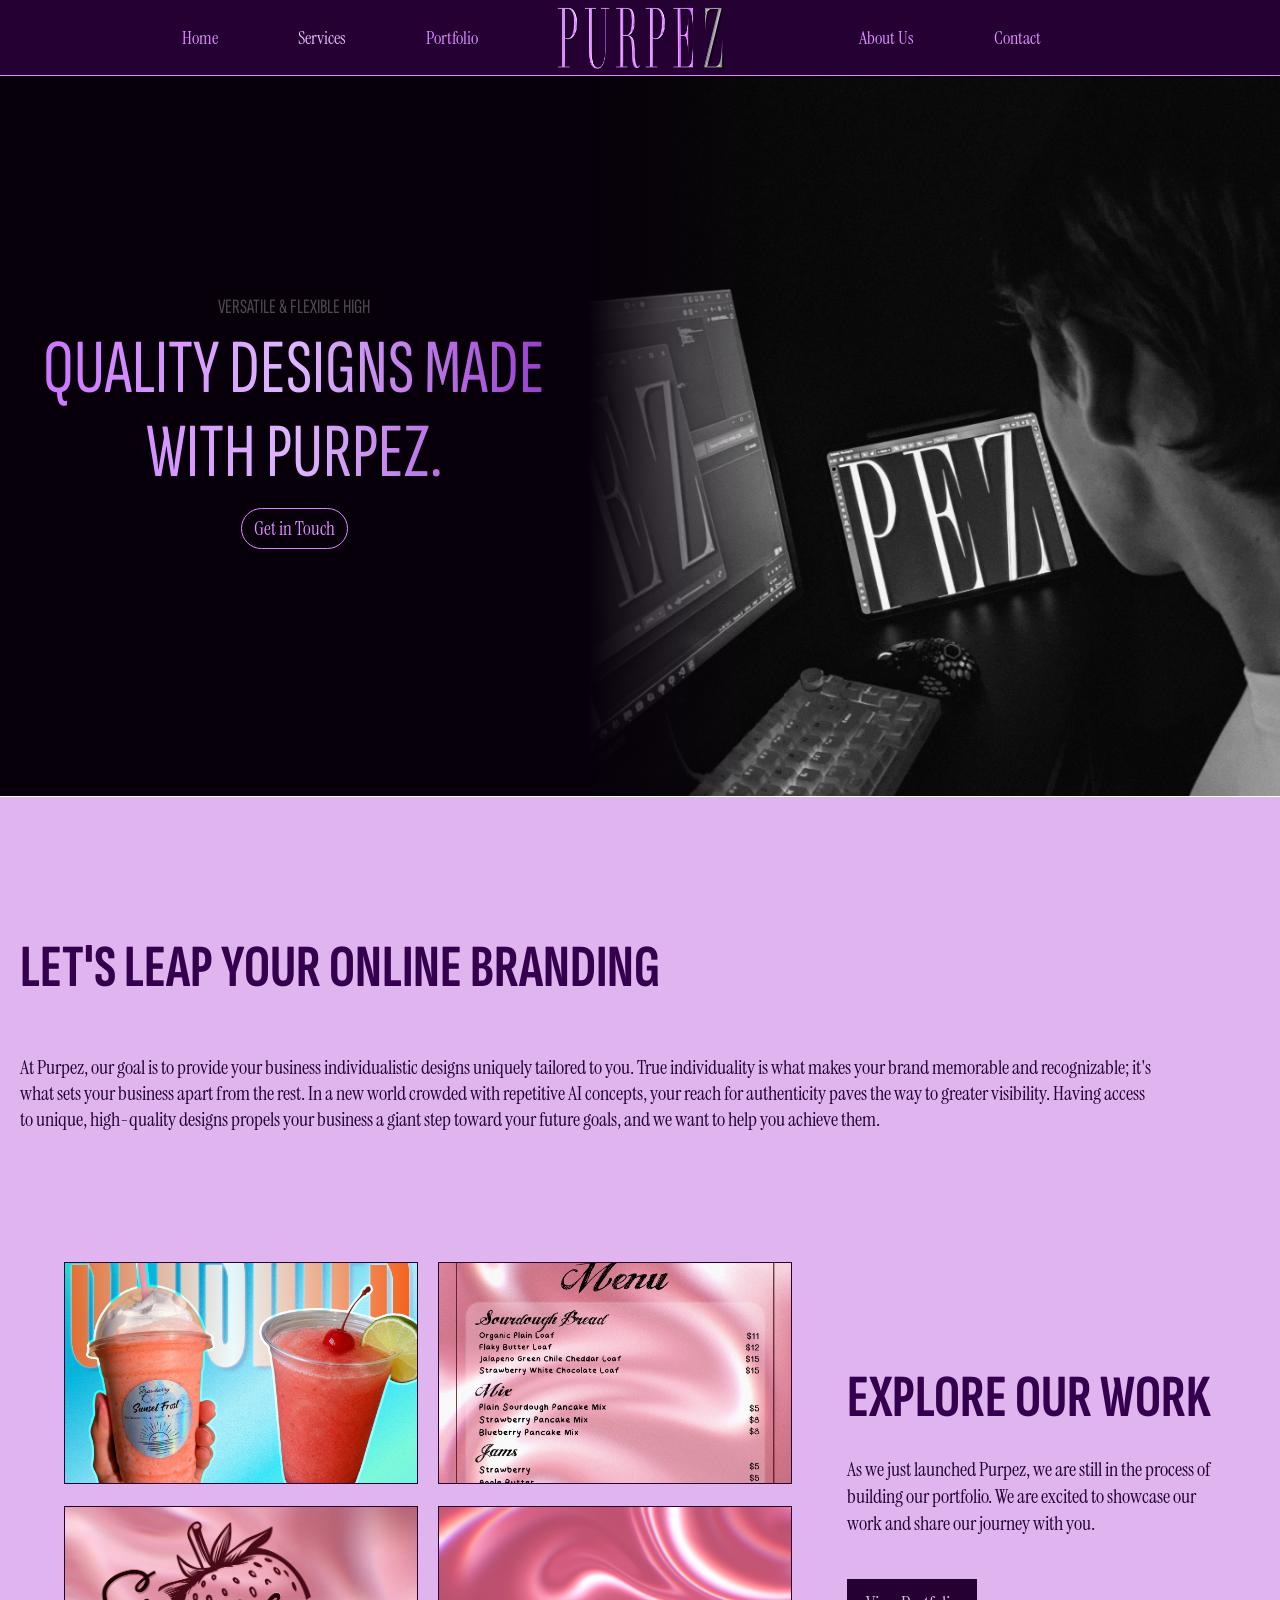
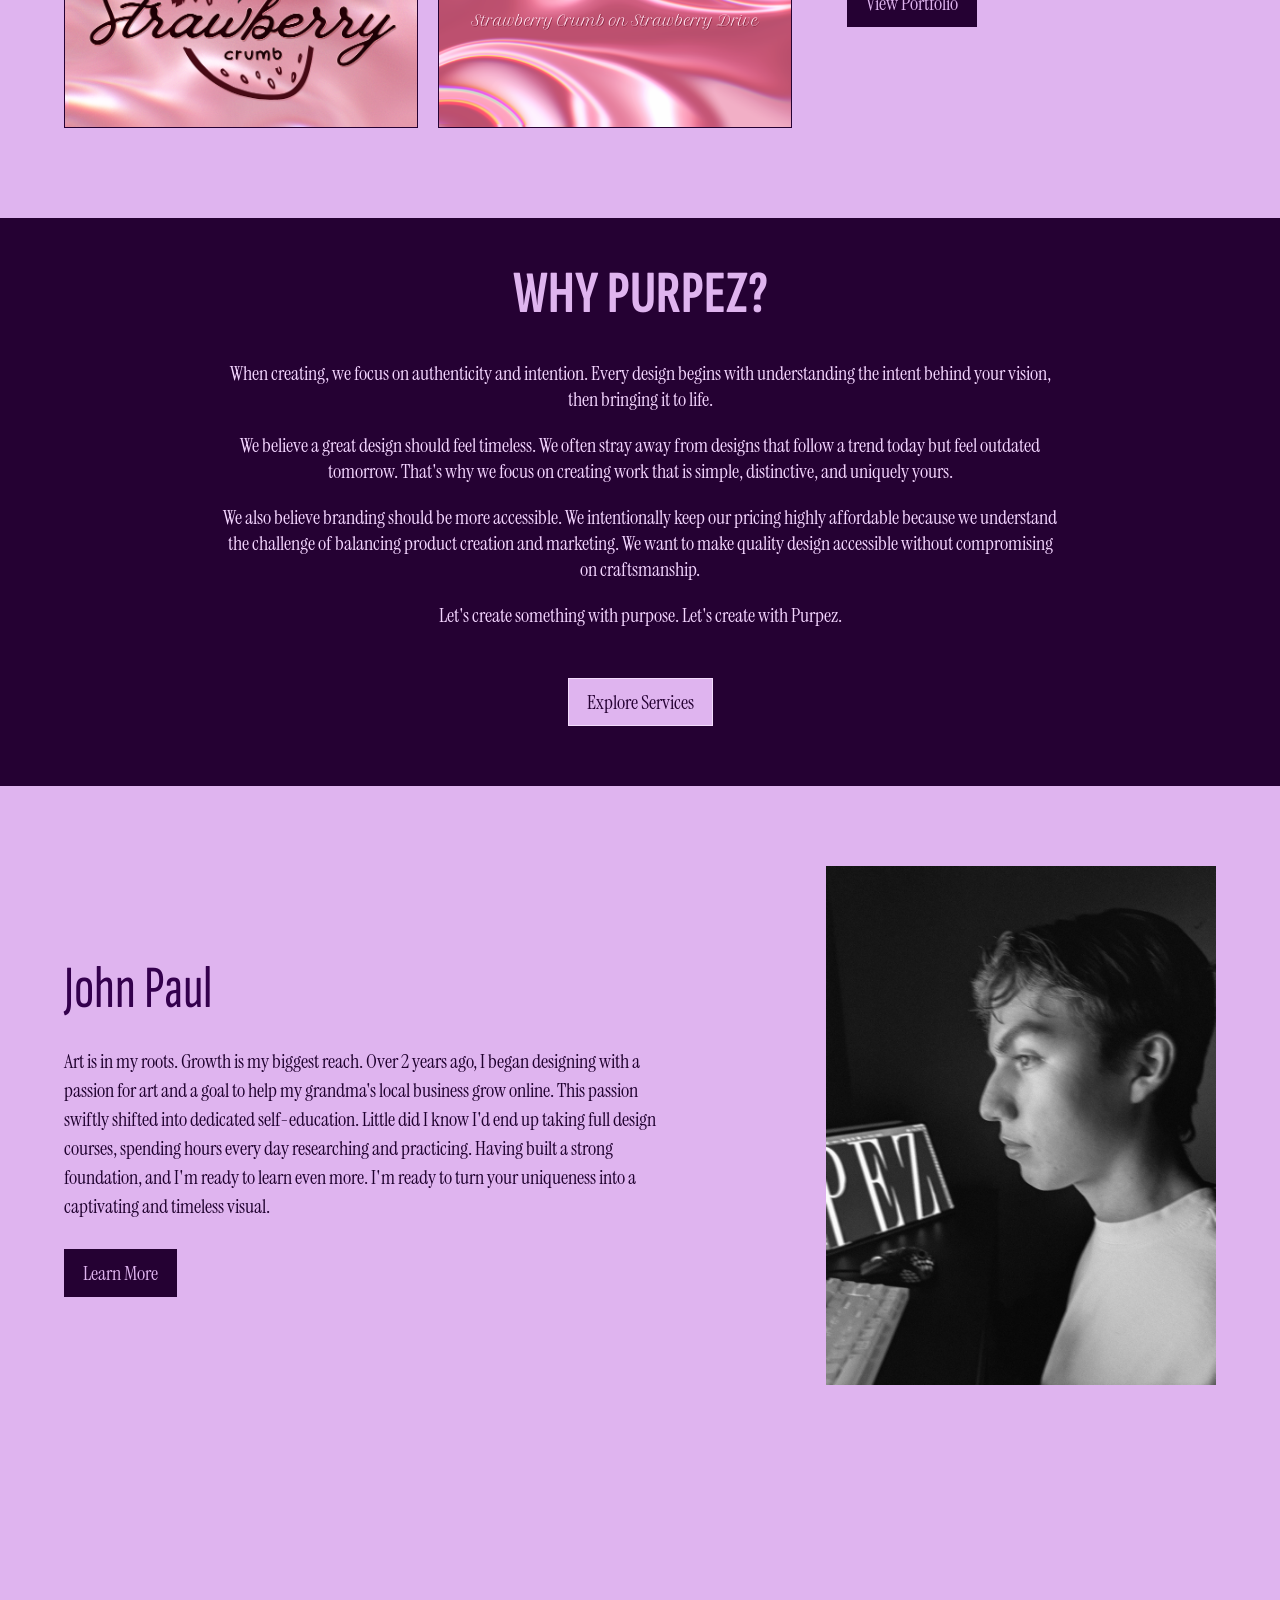
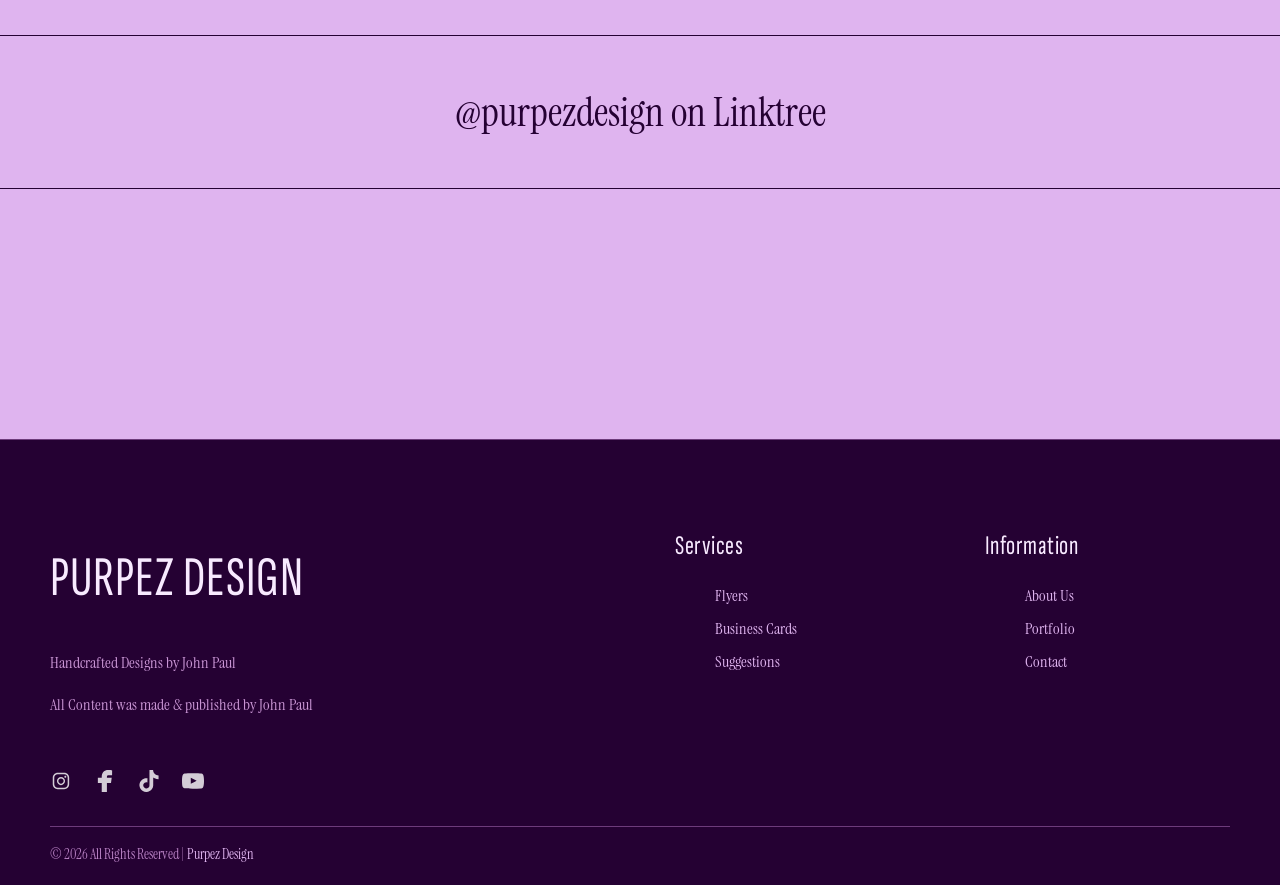
<file: index.html>
<!DOCTYPE html>
<html lang="en">
<head>
  <title>Purpez Design | Designs Made with Purpez</title>
  <meta name="viewport" content="width=device-width, initial-scale=1.0">
  <link rel="stylesheet" href="purpez-styles/header.css">
  <link rel="stylesheet" href="purpez-styles/purpez.css">
  <link rel="stylesheet" href="purpez-styles/footer.css">
  <link rel="stylesheet" href="purpez-styles/home.css">
  <link rel="preconnect" href="https://fonts.googleapis.com">
  <link rel="preconnect" href="https://fonts.gstatic.com" crossorigin>
  <link href="https://fonts.googleapis.com/css2?family=Instrument+Serif:ital@0;1&display=swap" rel="stylesheet">
  <link href="https://fonts.googleapis.com/css2?family=Sofia+Sans+Extra+Condensed:ital,wght@0,1..1000;1,1..1000&display=swap" rel="stylesheet">
</head>
<body>

  <header class="header">
    <input type="checkbox" id="menu-toggle">
    <label for="menu-toggle" class="hamburger">
      <span></span>
      <span></span>
      <span></span>
    </label>
    
    <!-- links/sections container -->
    <nav class="nav-container">
      <nav class="left-section">
        <a href="index.html" class="home-button">Home</a>
        <a href="services.html" class="shop-button">Services</a>
        <a href="portfolio.html" class="portfolio-button">Portfolio</a>
      </nav>
      <nav class="right-section">
        <a href="about.html" class="my-purpez-button">About Us</a>
        <a href="contact.html" class="how-to-pay-button">Contact</a>
      </nav>
      <div class="nav-socials">
        <a href="https://www.instagram.com/purpezdesign"><img src="icons/instagram-logo-facebook-2-svgrepo-com.svg" alt="instagram-icon"></a>
        <a href="https://www.facebook.com/profile.php?id=61588766654331"><img src="icons/facebook-boxed-svgrepo-com.svg" alt="facebook-icon"></a>
        <a href="https://www.tiktok.com/@purpezdesign"><img src="icons/tiktok-svgrepo-com.svg" alt="tiktok-icon"></a>
      </div>
    </nav>

    <!-- logo outside the container for visibility -->
    <div class="middle-section">
      <a href="index.html"><img class="purpez-logo" src="icons/PURPEZHOME.png"></a>
    </div>
  </header>

  <div class="home">
    <div class="first-section-container">
      <div class="black-overlay-phone"></div>
      <div class="first-section-content">
        <nav class="navbar"></nav>
        <p class="vf-sub-head">VERSATILE & FLEXIBLE HIGH</p>
        <h1 class="purpez-heading">QUALITY DESIGNS MADE WITH PURPEZ.</h1>
        <a href="services.html">
          <button class="shop-now-button">Get in Touch</button>
        </a>
      </div>
    </div>
    <div class="second-section-container">
      <div class="second-section-content">
        <h2 class="quick-info-header">LET'S LEAP YOUR ONLINE BRANDING</h2>
        <p class="quick-info-text">At Purpez, our goal is to provide your business individualistic designs uniquely tailored to you.
          True individuality is what makes your brand memorable and recognizable; 
          it's what sets your business apart from the rest. In a new world 
          crowded with repetitive AI concepts, your reach for authenticity paves the way to greater visibility.
          Having access to unique, high-quality designs propels your business a giant step toward your future goals,
          and we want to help you achieve them.
      </div>
    </div>
    <div class="third-section-container">
      <div class="third-section-content">
        <div class="portfolio-gallery-home">
          <img class="home-p-1" src="portfolio-images/SlushiesWeb.png">
          <img class="home-p-2" src="portfolio-images/StrawberryCrumbMenu.png">
          <img class="home-p-3" src="portfolio-images/StrawberryCrumbLogo.png">
          <img class="home-p-4" src="portfolio-images/Strawberry_Crumb_Banner.png">
        </div>
        <div class="portfolio-copy-home">
          <h3 class="portfolio-header-home">EXPLORE OUR WORK</h3>
          <p class="portfolio-text-home">
            As we just launched Purpez, we are still in the process of building our portfolio.
            We are excited to showcase our work and share our journey with you.
          </p>
        <a href="portfolio.html"><button class="view-portfolio-button" type="button">View Portfolio</button></a> 
        </div>
      </div>
    </div>
    <div class="fourth-section-container">
      <div class="fourth-section-content">
        <h4 class="why-purpez-header">WHY PURPEZ?</h4>
        <p class="why-purpez-text">When creating, we focus on authenticity and intention. Every design begins with understanding the intent behind your vision, then bringing it to life.</p>
        <p class="why-purpez-text">We believe a great design should feel timeless. We often stray away from designs that follow a trend today but feel outdated tomorrow. That&#39;s why we focus on creating work that is simple, distinctive, and uniquely yours.</p>
        <p class="why-purpez-text">We also believe branding should be more accessible. We intentionally keep our pricing highly affordable because we understand the challenge of balancing product creation and marketing. We want to make quality design accessible without compromising on craftsmanship.</p>
        <p class="why-purpez-text">Let&#39;s create something with purpose. Let&#39;s create with Purpez.</p>
        <a href="services.html">
          <button class="explore-services-button">Explore Services</button>
        </a>
      </div>
    </div>
    <div class="fifth-section-container">
      <div class="fifth-section-content">
        <img class="jp-img-1" src="jp-pictures/jpimg1.jpg">
      </div>
      <div class="about-jp-content">
        <h5 class="about-johnpaul-header">John Paul</h5>
        <p class="about-johnpaul-text">Art is in my roots. Growth is my biggest reach.
          Over 2 years ago, I began designing with a passion for art and a goal to help my grandma's local business grow online. This passion swiftly shifted into dedicated self-education. 
          Little did I know I&#39;d end up taking full design courses, spending hours every day researching and practicing. 
          Having built a strong foundation, and I&#39;m ready to learn even more. I&#39;m ready to turn your uniqueness into a captivating and timeless visual.</p>
        <a href="about.html"><button class="learn-more-button">Learn More</button></a>
      </div>
    </div>
    <div class="sixth-section-container">
      <div class="sixth-section-content">
        <a href="https://linktr.ee/PURPEZ" target="_blank" rel="noopener noreferrer">@purpezdesign on Linktree</a>
      </div>
    </div>
  </div>

  <footer class="footer">
    <div class="footer-container">
      <div class="footer-content">
        <div class="purpez-info">
          <h2>PURPEZ DESIGN</h2>
          <p>Handcrafted Designs by John Paul</p>
          <p>All Content was made & published by John Paul</p>
        </div>
        <div class="footer-actions">
          <div class="services-actions">
            <h2 class="action-header">Services</h2>
            <ul class="ordered-list">
              <li><a href="flyers.html">Flyers</a></li>
              <li><a href="business-cards.html">Business Cards</a></li>
              <li><a href="contact.html">Suggestions</a></li>
            </ul>
          </div>
          <div class="about-actions">
            <h2 class="action-header">Information</h2>
            <ul class="ordered-list">
              <li><a href="about.html">About Us</a></li>
              <li><a href="portfolio.html">Portfolio</a></li>
              <li><a href="contact.html">Contact</a></li>
            </ul>
          </div>
        </div>
      </div> 
      <div class="social-icons">
        <a href="https://www.instagram.com/purpezdesign" target="_blank" rel="noopener noreferrer"><img src="icons/instagram-logo-facebook-2-svgrepo-com.svg" alt="instagram-icon"></a> 
        <a href="https://www.facebook.com/profile.php?id=61588766654331" target="_blank" rel="noopener noreferrer"><img src="icons/facebook-boxed-svgrepo-com.svg" alt="facebook-icon"></a>   
        <a href="https://www.tiktok.com/@purpezdesign" target="_blank" rel="noopener noreferrer"><img src="icons/tiktok-svgrepo-com.svg" alt="tiktok-icon"></a> 
        <a href="https://www.youtube.com/@purpezdesign" target="_blank" rel="noopener noreferrer"><img src="icons/youtube-168-svgrepo-com.svg" alt="yt-icon"></a> 
      </div>
      <div class="copyright">
        <p class="copyright-text">
          &copy; 2026 All Rights Reserved |
          <a href="index.html">Purpez Design</a>
        </p>
      </div>
    </div>
  </footer>
</body>
</html>
</file>
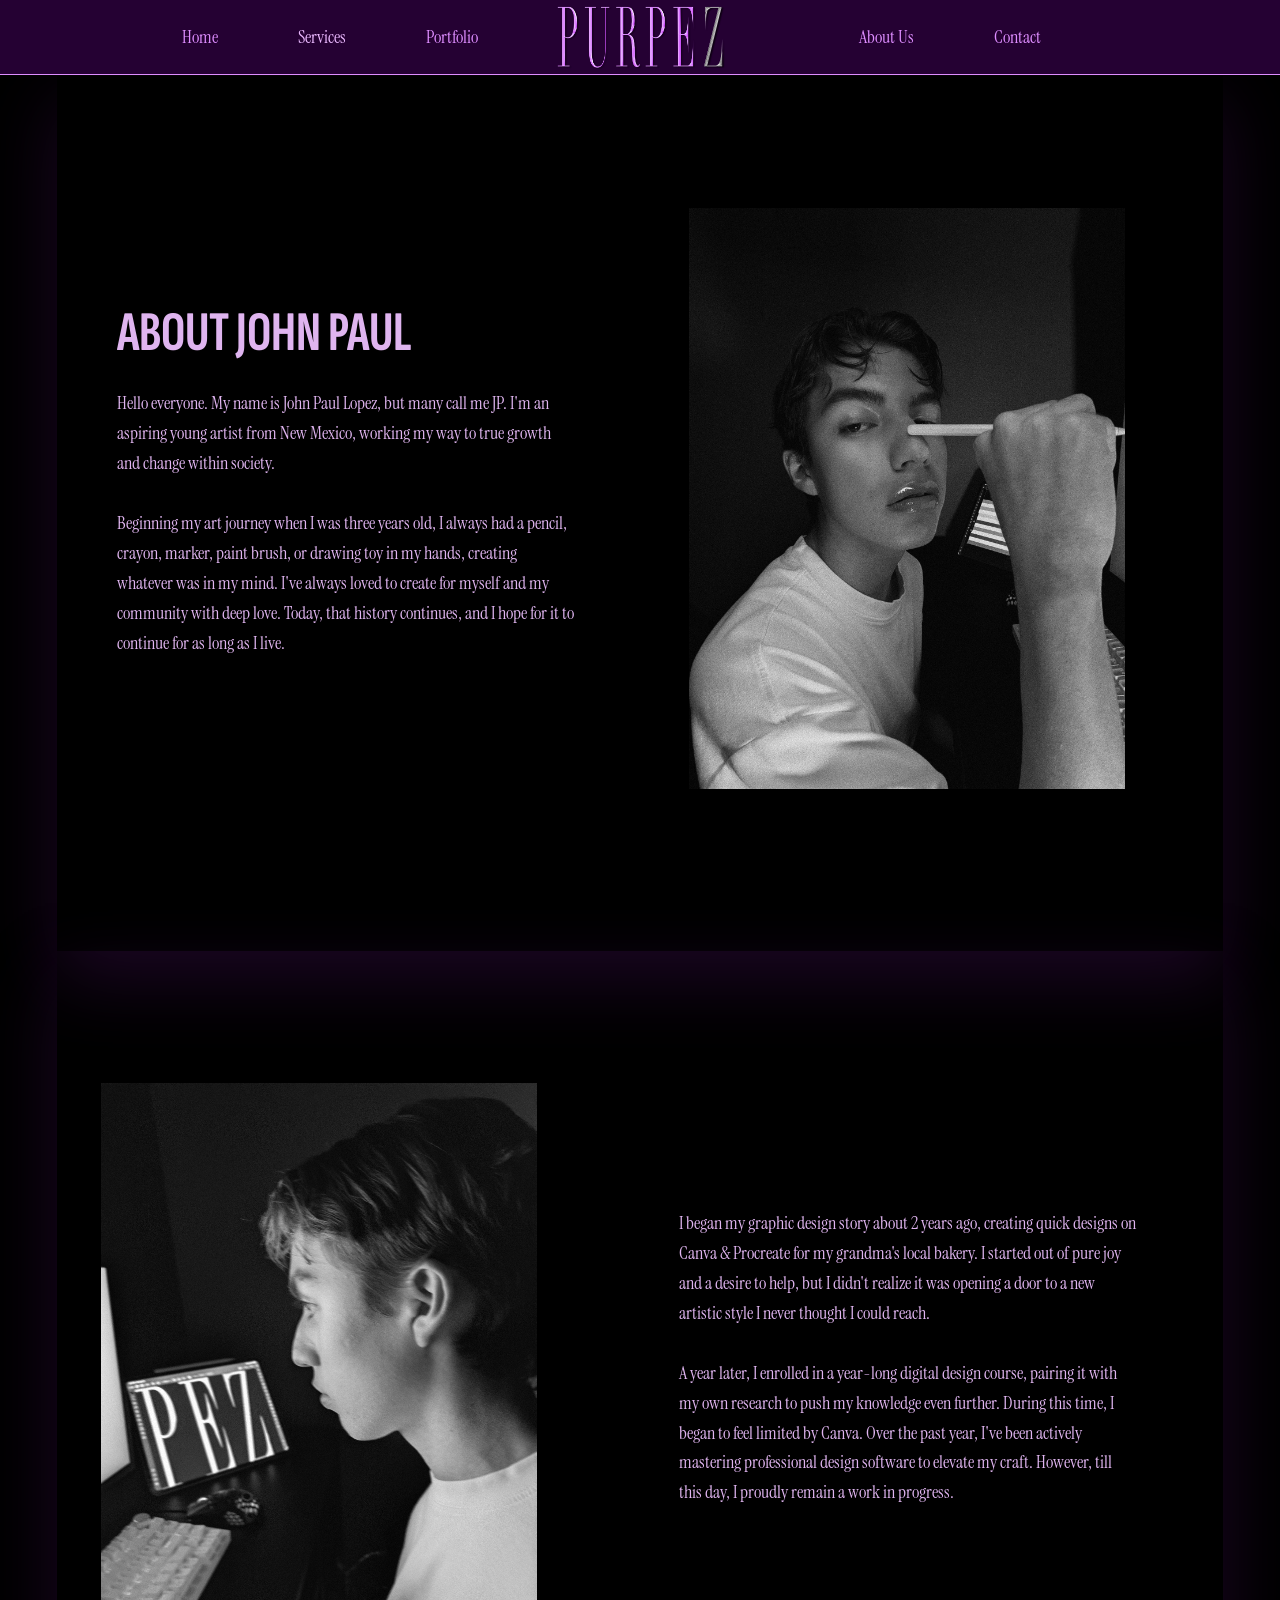
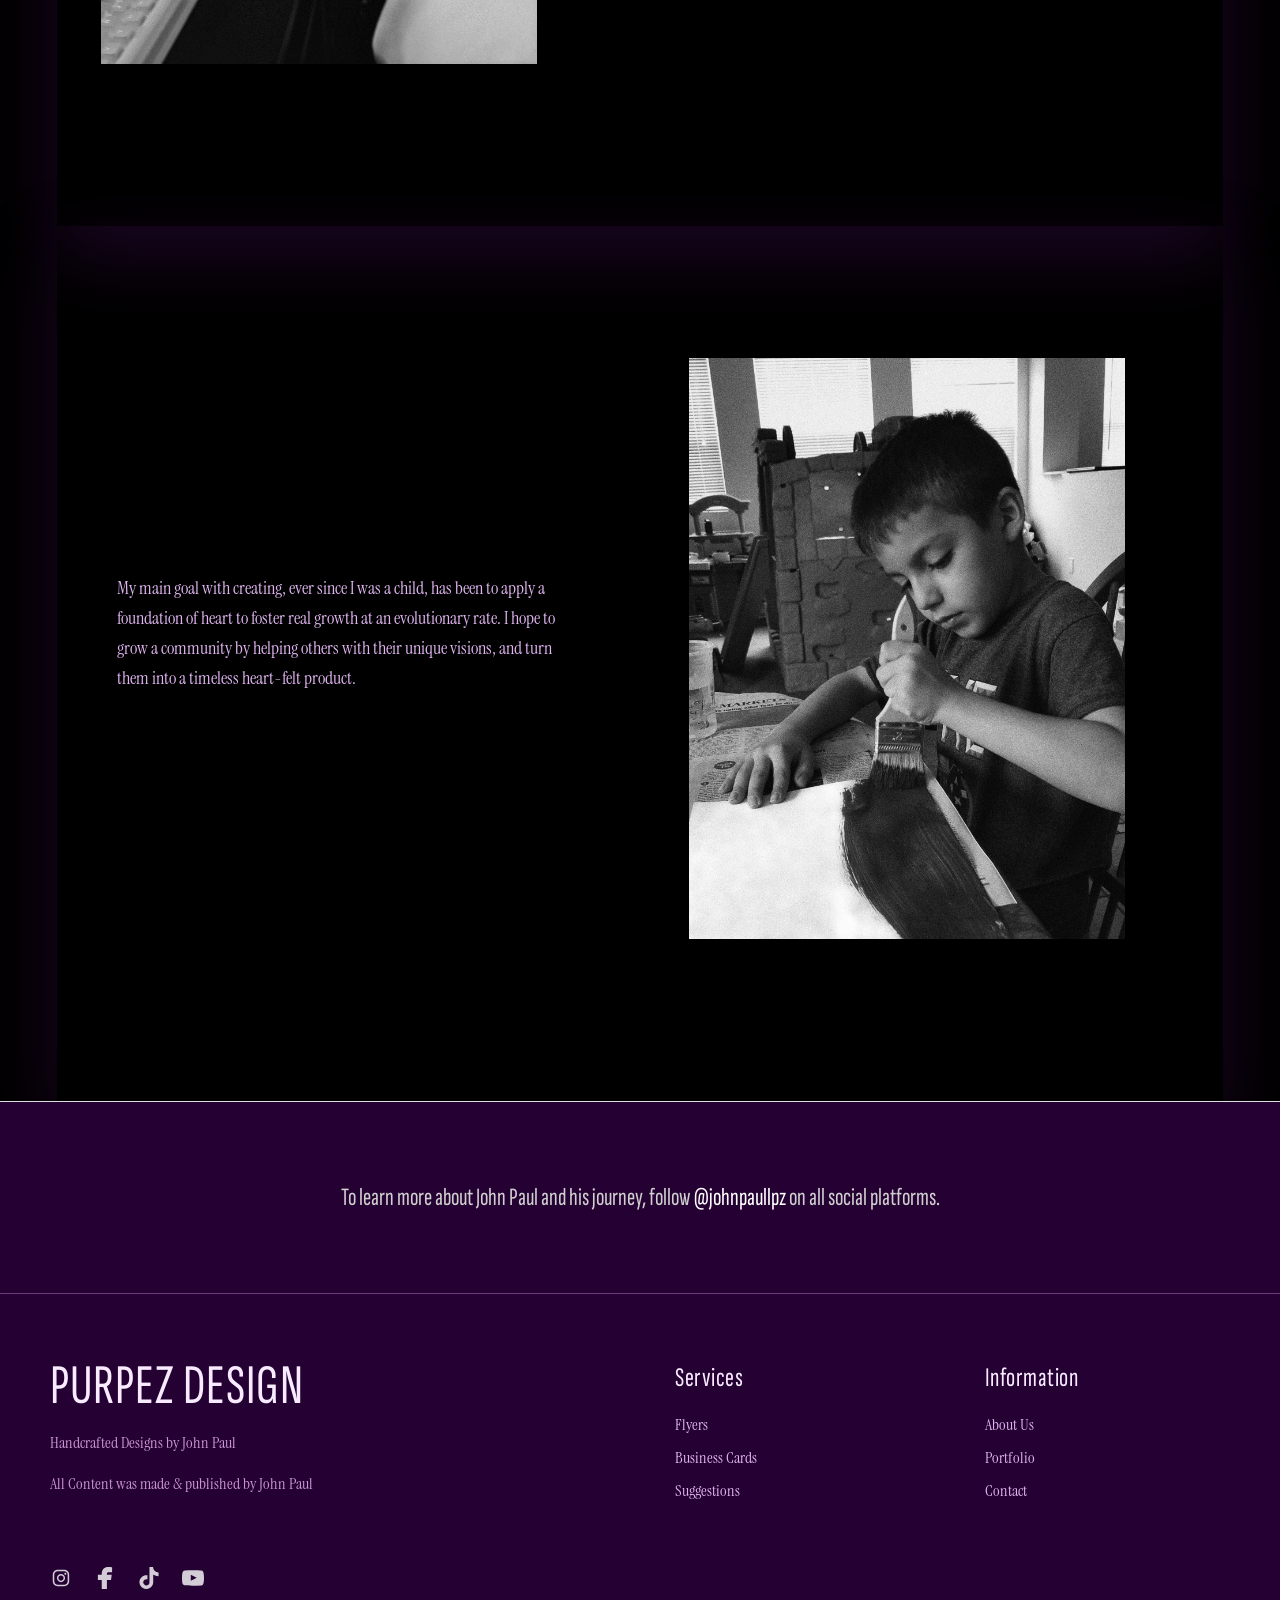
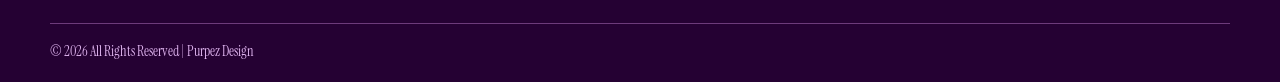
<file: about.html>
<!DOCTYPE html>
<html>
<head>
  <title>About Us</title>
  <meta name="viewport" content="width=device-width, initial-scale=1.0">
  <link rel="stylesheet" href="purpez-styles/header.css">
  <link rel="stylesheet" href="purpez-styles/purpez.css">
  <link rel="stylesheet" href="purpez-styles/footer.css">
  <link rel="stylesheet" href="purpez-styles/services.css">
  <link rel="stylesheet" href="purpez-styles/about.css">
  <link rel="preconnect" href="https://fonts.googleapis.com">
  <link rel="preconnect" href="https://fonts.gstatic.com" crossorigin>
  <link href="https://fonts.googleapis.com/css2?family=Instrument+Serif:ital@0;1&display=swap" rel="stylesheet">
  <link href="https://fonts.googleapis.com/css2?family=Sofia+Sans+Extra+Condensed:ital,wght@0,1..1000;1,1..1000&display=swap" rel="stylesheet">
</head>
<body>
  <header class="header">
    <input type="checkbox" id="menu-toggle">
    <label for="menu-toggle" class="hamburger">
      <span></span>
      <span></span>
      <span></span>
    </label>
    
    <!-- links/sections container -->
    <nav class="nav-container">
      <nav class="left-section">
        <a href="index.html" class="home-button">Home</a>
        <a href="services.html" class="shop-button">Services</a>
        <a href="portfolio.html" class="portfolio-button">Portfolio</a>
      </nav>
      <nav class="right-section">
        <a href="about.html" class="my-purpez-button">About Us</a>
        <a href="contact.html" class="how-to-pay-button">Contact</a>
      </nav>
      <div class="nav-socials">
        <a href="https://www.instagram.com/purpezdesign"><img src="icons/instagram-logo-facebook-2-svgrepo-com.svg" alt="instagram-icon"></a>
        <a href="https://www.facebook.com/profile.php?id=61588766654331"><img src="icons/facebook-boxed-svgrepo-com.svg" alt="facebook-icon"></a>
        <a href="https://www.tiktok.com/@purpezdesign"><img src="icons/tiktok-svgrepo-com.svg" alt="tiktok-icon"></a>
      </div>
    </nav>

    <!-- logo outside the container for visibility -->
    <div class="middle-section">
      <a href="index.html"><img class="purpez-logo" src="icons/PURPEZHOME.png"></a>
    </div>
  </header>

<div class="first-section-about-content">
  <div class="about-text-content">
    <h1 class="about-jp-headline">ABOUT JOHN PAUL</h1>

    <p class="about-jp-text">
      Hello everyone. My name is John Paul Lopez, but many call me JP. I&#39;m an
      aspiring young artist from New Mexico, working my way to true growth and change within
      society.
    </p>

    <p class="about-jp-text">
      Beginning my art journey when I was three years old, I always had a pencil,
      crayon, marker, paint brush, or drawing toy in my hands, creating whatever
      was in my mind. I've always loved to create for myself and my community
      with deep love. Today, that history continues, and I hope for it to
      continue for as long as I live.
    </p>
  </div>

  <img src="jp-pictures/MainPic.png" alt="John Paul Lopez">
</div>

<div class="second-section-about-content">
  <img src="jp-pictures/Selfie4.jpg" alt="John Paul Lopez">

  <div class="second-about-text-content">

    <p class="second-about-jp-text">
      I began my graphic design story about 2 years ago, 
      creating quick designs on Canva & Procreate for my grandma's local bakery. 
      I started out of pure joy and a desire to help, but I didn't realize 
      it was opening a door to a new artistic style I never thought I could reach. 
    </p>

    <p class="second-about-jp-text">
      A year later, I enrolled in a year-long digital design course, 
      pairing it with my own research to push my knowledge even further. 
       During this time, I began to feel limited by Canva. Over the past year, 
      I&#39;ve been actively mastering professional design software to elevate my craft.
      However, till this day, I proudly remain a work in progress.
    </p>
  </div>

</div>

<div class="third-section-about-content">
  <div class="third-about-text-content">
    <p class="third-about-jp-text">
      My main goal with creating, ever since I was a child, 
      has been to apply a foundation of heart to foster real growth at an evolutionary rate. 
      I hope to grow a community by helping others with their unique visions, 
      and turn them into a timeless heart-felt product. 
    </p>
  </div>
  <img src="jp-pictures/liljp-1.png" alt="John Paul Lopez">
</div>

<div class="fourth-section-about-container">
  <div class="fourth-section-about-content">
    <h2 class="more-jp">To learn more about John Paul and his journey, follow <a href="https://www.instagram.com/johnpaullpz" target="_blank" class="johnpaullpz">@johnpaullpz</a>
      on all social platforms.</h2>
  </div>
</div>

  <footer class="footer">
    <div class="footer-container">
      <div class="footer-content">
        <div class="purpez-info">
          <h2>PURPEZ DESIGN</h2>
          <p>Handcrafted Designs by John Paul</p>
          <p>All Content was made & published by John Paul</p>
        </div>
        <div class="footer-actions">
          <div class="services-actions">
            <h2 class="action-header">Services</h2>
            <ul class="ordered-list">
              <li><a href="flyers.html">Flyers</a></li>
              <li><a href="business-cards.html">Business Cards</a></li>
              <li><a href="suggestions.html">Suggestions</a></li>
            </ul>
          </div>
          <div class="about-actions">
            <h2 class="action-header">Information</h2>
            <ul class="ordered-list">
              <li><a href="about.html">About Us</a></li>
              <li><a href="portfolio.html">Portfolio</a></li>
              <li><a href="contact.html">Contact</a></li>
            </ul>
          </div>
        </div>
      </div> 
      <div class="social-icons">
        <a href="https://www.instagram.com/purpezdesign" target="_blank" rel="noopener noreferrer"><img src="icons/instagram-logo-facebook-2-svgrepo-com.svg" alt="instagram-icon"></a> 
        <a href="https://www.facebook.com/profile.php?id=61588766654331" target="_blank" rel="noopener noreferrer"><img src="icons/facebook-boxed-svgrepo-com.svg" alt="facebook-icon"></a>   
        <a href="https://www.tiktok.com/@purpezdesign" target="_blank" rel="noopener noreferrer"><img src="icons/tiktok-svgrepo-com.svg" alt="tiktok-icon"></a> 
        <a href="https://www.youtube.com/@purpezdesign" target="_blank" rel="noopener noreferrer"><img src="icons/youtube-168-svgrepo-com.svg" alt="yt-icon"></a> 
      </div>
      <div class="copyright">
        <p class="copyright-text">
          &copy; 2026 All Rights Reserved |
          <a href="index.html">Purpez Design</a>
        </p>
      </div>
    </div>
  </footer>
</body>
</html>
</file>
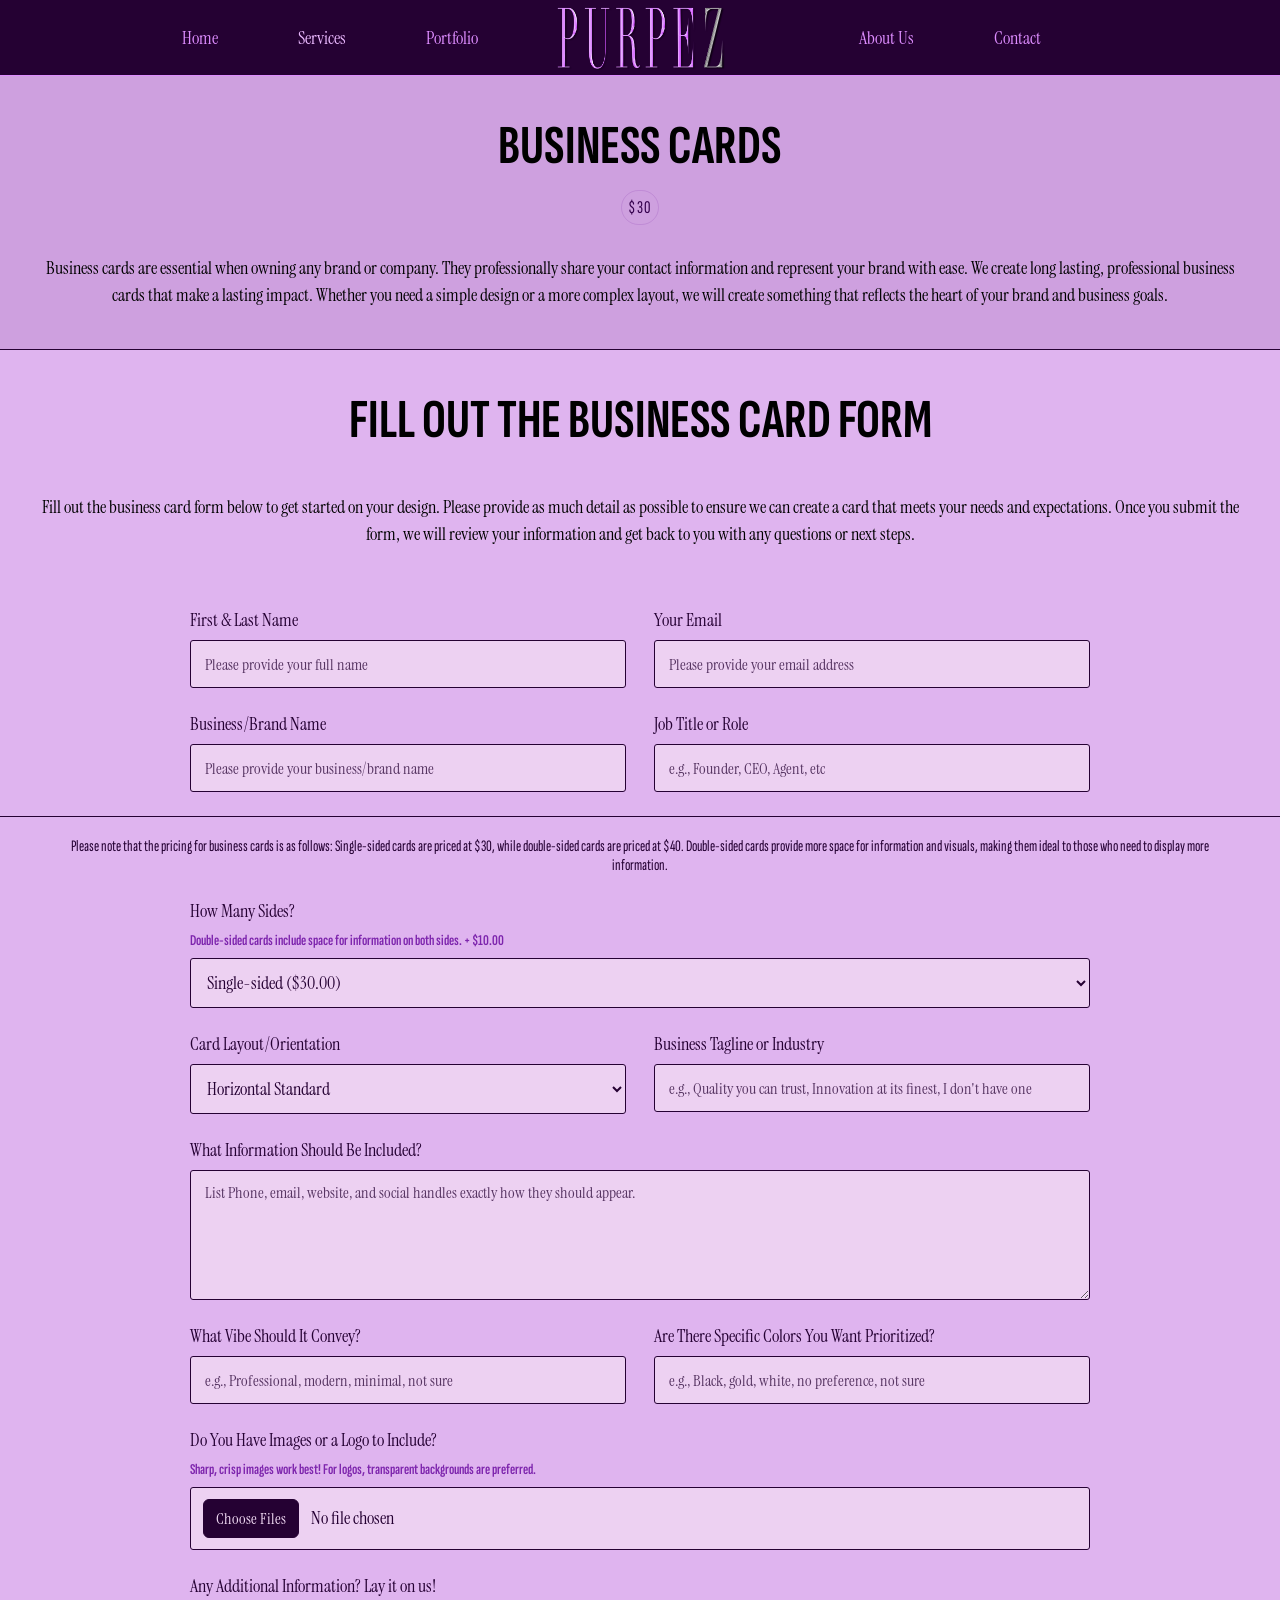
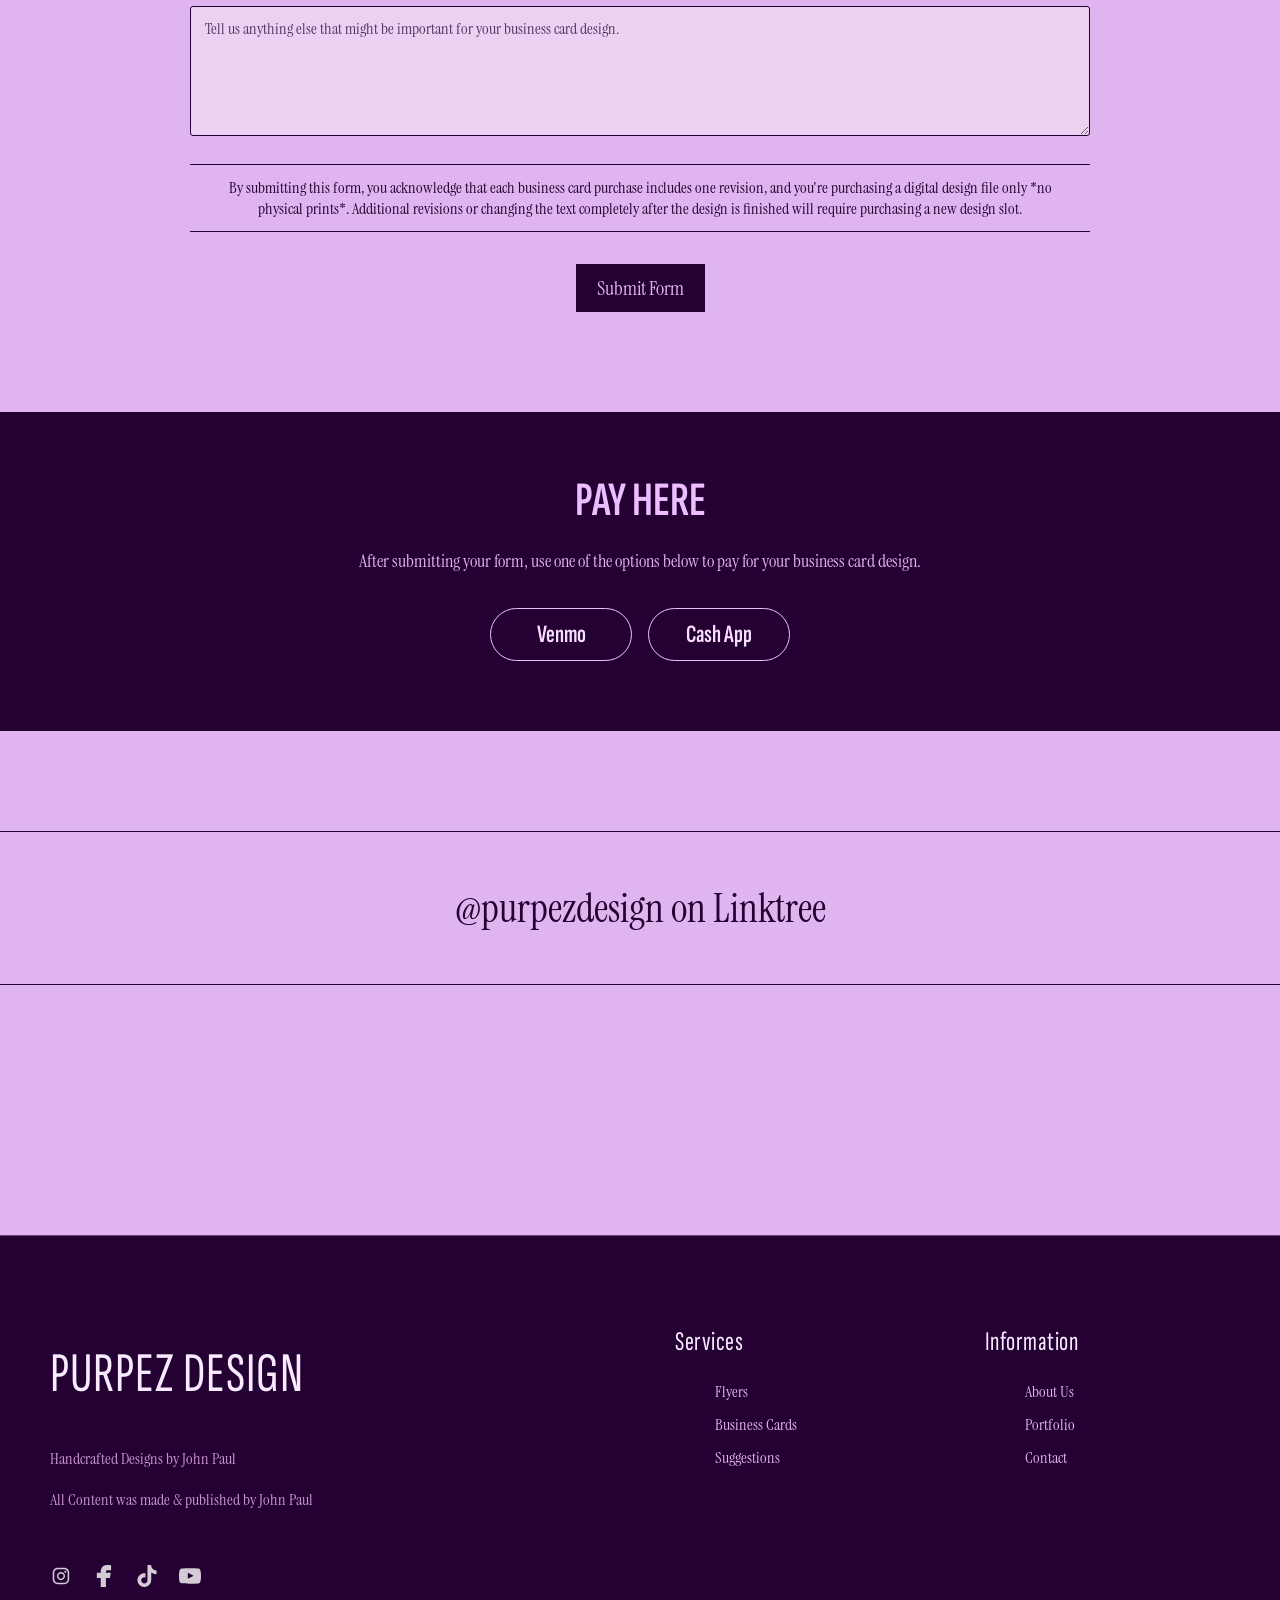
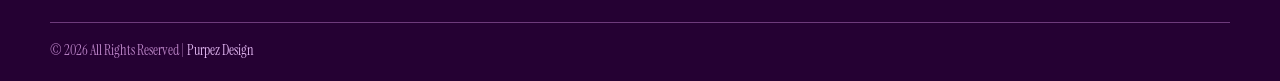
<file: business-cards.html>
<!DOCTYPE html>
<html lang="en">
<head>
  <meta charset="UTF-8">
  <meta name="viewport" content="width=device-width, initial-scale=1.0">
  <title>Business Cards</title>
  <link rel="stylesheet" href="purpez-styles/home.css">
  <link rel="stylesheet" href="purpez-styles/header.css">
  <link rel="stylesheet" href="purpez-styles/purpez.css">
  <link rel="stylesheet" href="purpez-styles/footer.css">
  <link rel="stylesheet" href="purpez-styles/contact.css">
  <link rel="stylesheet" href="purpez-styles/business-cards.css">
  <link rel="preconnect" href="https://fonts.googleapis.com">
  <link rel="preconnect" href="https://fonts.gstatic.com" crossorigin>
  <link href="https://fonts.googleapis.com/css2?family=Instrument+Serif:ital@0;1&display=swap" rel="stylesheet">
  <link href="https://fonts.googleapis.com/css2?family=Sofia+Sans+Extra+Condensed:ital,wght@0,1..1000;1,1..1000&display=swap" rel="stylesheet">
</head>
<body>
  <header class="header">
    <input type="checkbox" id="menu-toggle">
    <label for="menu-toggle" class="hamburger">
      <span></span>
      <span></span>
      <span></span>
    </label>
    
    <!-- links/sections container -->
    <nav class="nav-container">
      <nav class="left-section">
        <a href="index.html" class="home-button">Home</a>
        <a href="services.html" class="shop-button">Services</a>
        <a href="portfolio.html" class="portfolio-button">Portfolio</a>
      </nav>
      <nav class="right-section">
        <a href="about.html" class="my-purpez-button">About Us</a>
        <a href="contact.html" class="how-to-pay-button">Contact</a>
      </nav>
      <div class="nav-socials">
        <a href="https://www.instagram.com/purpezdesign"><img src="icons/instagram-logo-facebook-2-svgrepo-com.svg" alt="instagram-icon"></a>
        <a href="https://www.facebook.com/profile.php?id=61588766654331"><img src="icons/facebook-boxed-svgrepo-com.svg" alt="facebook-icon"></a>
        <a href="https://www.tiktok.com/@purpezdesign"><img src="icons/tiktok-svgrepo-com.svg" alt="tiktok-icon"></a>
      </div>
    </nav>

    <!-- logo outside the container for visibility -->
    <div class="middle-section">
      <a href="index.html"><img class="purpez-logo" src="icons/PURPEZHOME.png"></a>
    </div>
  </header>

  <div class="business-cards-section-container">
    <div class="business-cards-content">
      <h1 class="business-cards-headline">BUSINESS CARDS</h1>
      <p class="business-cards-price">$30</p>
      <p class="business-cards-text">
        Business cards are essential when owning any brand or company. They professionally share your contact information and represent your brand with ease. 
        We create long lasting, professional business cards that make a lasting impact. Whether you need a simple design or a more complex layout, we will create something that reflects the heart of your brand and business goals.
      </p>
    </div>
  </div> 

  <div class="business-cards2-section-container">
    <div class="business-cards2-content">
      <h1 class="business-cards2-headline">FILL OUT THE BUSINESS CARD FORM</h1>
      <p class="business-cards2-text">
        Fill out the business card form below to get started on your design. Please provide as much detail as possible to ensure we can create a card that meets your needs and expectations. Once you submit the form, we will review your information and get back to you with any questions or next steps.
      </p>
    </div>
  </div>

  <form action="https://api.web3forms.com/submit" method="POST" enctype="multipart/form-data" class="business-card-form">
    <input type="hidden" name="access_key" value="0bd59a17-a208-41ba-8ef2-7faf26ffd5f4">
    <div class="business-card-form-fields">
      <label class="business-card-form-field">
        <span>First &amp; Last Name</span>
        <input type="text" name="first_name" placeholder="Please provide your full name" required>
      </label>
      <label class="business-card-form-field">
        <span>Your Email</span>
        <input type="email" name="email" placeholder="Please provide your email address" required>
      </label>
      <label class="business-card-form-field">
        <span>Business/Brand Name</span>
        <input type="text" name="business_name" placeholder="Please provide your business/brand name" required>
      </label>
      <label class="business-card-form-field">
        <span>Job Title or Role</span>
        <input type="text" name="job_title" placeholder="e.g., Founder, CEO, Agent, etc">
      </label>
      <div class="business-card-form-pricing-space">
        <p class="business-card-sidespayment-text">
          Please note that the pricing for business cards is as follows: Single-sided cards are priced at $30, while double-sided cards are priced at $40. Double-sided cards provide more space for information and visuals, making them ideal to those who need to display more information.
        </p>
      </div>
      <label class="business-card-form-field business-card-form-field-wide">
        <span>How Many Sides?</span>
        <h4 class="business-card-form-subhead">Double-sided cards include space for information on both sides. + $10.00</h3>
        <select name="sides" required>
          <option value="single-sided">Single-sided ($30.00)</option>
          <option value="double-sided">Double-sided ($40.00)</option>
        </select>
      </label>
      <label class="business-card-form-field">
        <span>Card Layout/Orientation</span>
        <select name="orientation" required>
          <option value="standard">Horizontal Standard</option>
          <option value="vertical">Vertical Standard</option>
          <option value="custom">Square</option>
        </select>
      </label>
      <label class="business-card-form-field">
        <span>Business Tagline or Industry</span>
        <input type="text" name="brand_slogan" placeholder="e.g., Quality you can trust, Innovation at its finest, I don't have one">
      </label>
      <label class="business-card-form-field business-card-form-field-wide">
        <span>What Information Should Be Included?</span>
        <textarea name="contact_information" placeholder="List Phone, email, website, and social handles exactly how they should appear."></textarea>
      </label>
      <label class="business-card-form-field">
        <span>What Vibe Should It Convey?</span>
        <input type="text" name="card_vibe" placeholder="e.g., Professional, modern, minimal, not sure">
      </label>
      <label class="business-card-form-field">
        <span>Are There Specific Colors You Want Prioritized?</span>
        <input type="text" name="preferred_colors" placeholder="e.g., Black, gold, white, no preference, not sure">
      </label>
      <label class="business-card-form-field business-card-form-field-wide">
        <span>Do You Have Images or a Logo to Include?</span>
        <h3 class="business-card-form-subhead">Sharp, crisp images work best! For logos, transparent backgrounds are preferred.</h3>
        <input class="business-card-form-file" type="file" name="attachment" accept="image/*,.png,.jpg,.jpeg,.svg,.pdf,.doc,.docx" multiple>
      </label>
      <label class="business-card-form-field business-card-form-field-wide">
        <span>Any Additional Information? Lay it on us!</span>
        <textarea name="message" placeholder="Tell us anything else that might be important for your business card design."></textarea>
      </label>
    </div>
    <div class="business-card-form-agreement">
      <p>By submitting this form, you acknowledge that each business card purchase includes one revision, and you&#39;re purchasing a digital design file only &ast;no physical prints&ast;. Additional revisions or changing the text completely after the design is finished will require purchasing a new design slot.</p>
    </div>
    <button class="business-card-form-submit" type="submit">Submit Form</button>
  </form>

  <section class="business-card-payment-section" aria-labelledby="business-card-payment-heading">
    <h2 id="business-card-payment-heading" class="business-card-payment-heading">PAY HERE</h2>
    <p class="business-card-payment-text">After submitting your form, use one of the options below to pay for your business card design.</p>
    <div class="business-card-payment-links">
      <a class="business-card-payment-link" href="https://venmo.com/code?user_id=4639308287837393426&amp;created=1788410661" target="_blank" rel="noopener noreferrer">Venmo</a>
      <a class="business-card-payment-link" href="https://cash.app/$JohnPaulLpz" target="_blank" rel="noopener noreferrer">Cash App</a>
    </div>
  </section>

  <div class="sixth-section-container">
    <div class="sixth-section-content">
      <a href="https://linktr.ee/PURPEZ" target="_blank" rel="noopener noreferrer">@purpezdesign on Linktree</a>
    </div>
  </div>

  <footer class="footer">
    <div class="footer-container">
      <div class="footer-content">
        <div class="purpez-info">
          <h2>PURPEZ DESIGN</h2>
          <p>Handcrafted Designs by John Paul</p>
          <p>All Content was made & published by John Paul</p>
        </div>
        <div class="footer-actions">
          <div class="services-actions">
            <h2 class="action-header">Services</h2>
            <ul class="ordered-list">
              <li><a href="flyers.html">Flyers</a></li>
              <li><a href="business-cards.html">Business Cards</a></li>
              <li><a href="contact.html">Suggestions</a></li>
            </ul>
          </div>
          <div class="about-actions">
            <h2 class="action-header">Information</h2>
            <ul class="ordered-list">
              <li><a href="about.html">About Us</a></li>
              <li><a href="portfolio.html">Portfolio</a></li>
              <li><a href="contact.html">Contact</a></li>
            </ul>
          </div>
        </div>
      </div> 
      <div class="social-icons">
        <a href="https://www.instagram.com/purpezdesign" target="_blank" rel="noopener noreferrer"><img src="icons/instagram-logo-facebook-2-svgrepo-com.svg" alt="instagram-icon"></a> 
        <a href="https://www.facebook.com/profile.php?id=61588766654331" target="_blank" rel="noopener noreferrer"><img src="icons/facebook-boxed-svgrepo-com.svg" alt="facebook-icon"></a>   
        <a href="https://www.tiktok.com/@purpezdesign" target="_blank" rel="noopener noreferrer"><img src="icons/tiktok-svgrepo-com.svg" alt="tiktok-icon"></a> 
        <a href="https://www.youtube.com/@purpezdesign" target="_blank" rel="noopener noreferrer"><img src="icons/youtube-168-svgrepo-com.svg" alt="yt-icon"></a> 
      </div>
      <div class="copyright">
        <p class="copyright-text">
          &copy; 2026 All Rights Reserved |
          <a href="index.html">Purpez Design</a>
        </p>
      </div>
    </div>
  </footer>
</body>
</html>
</file>
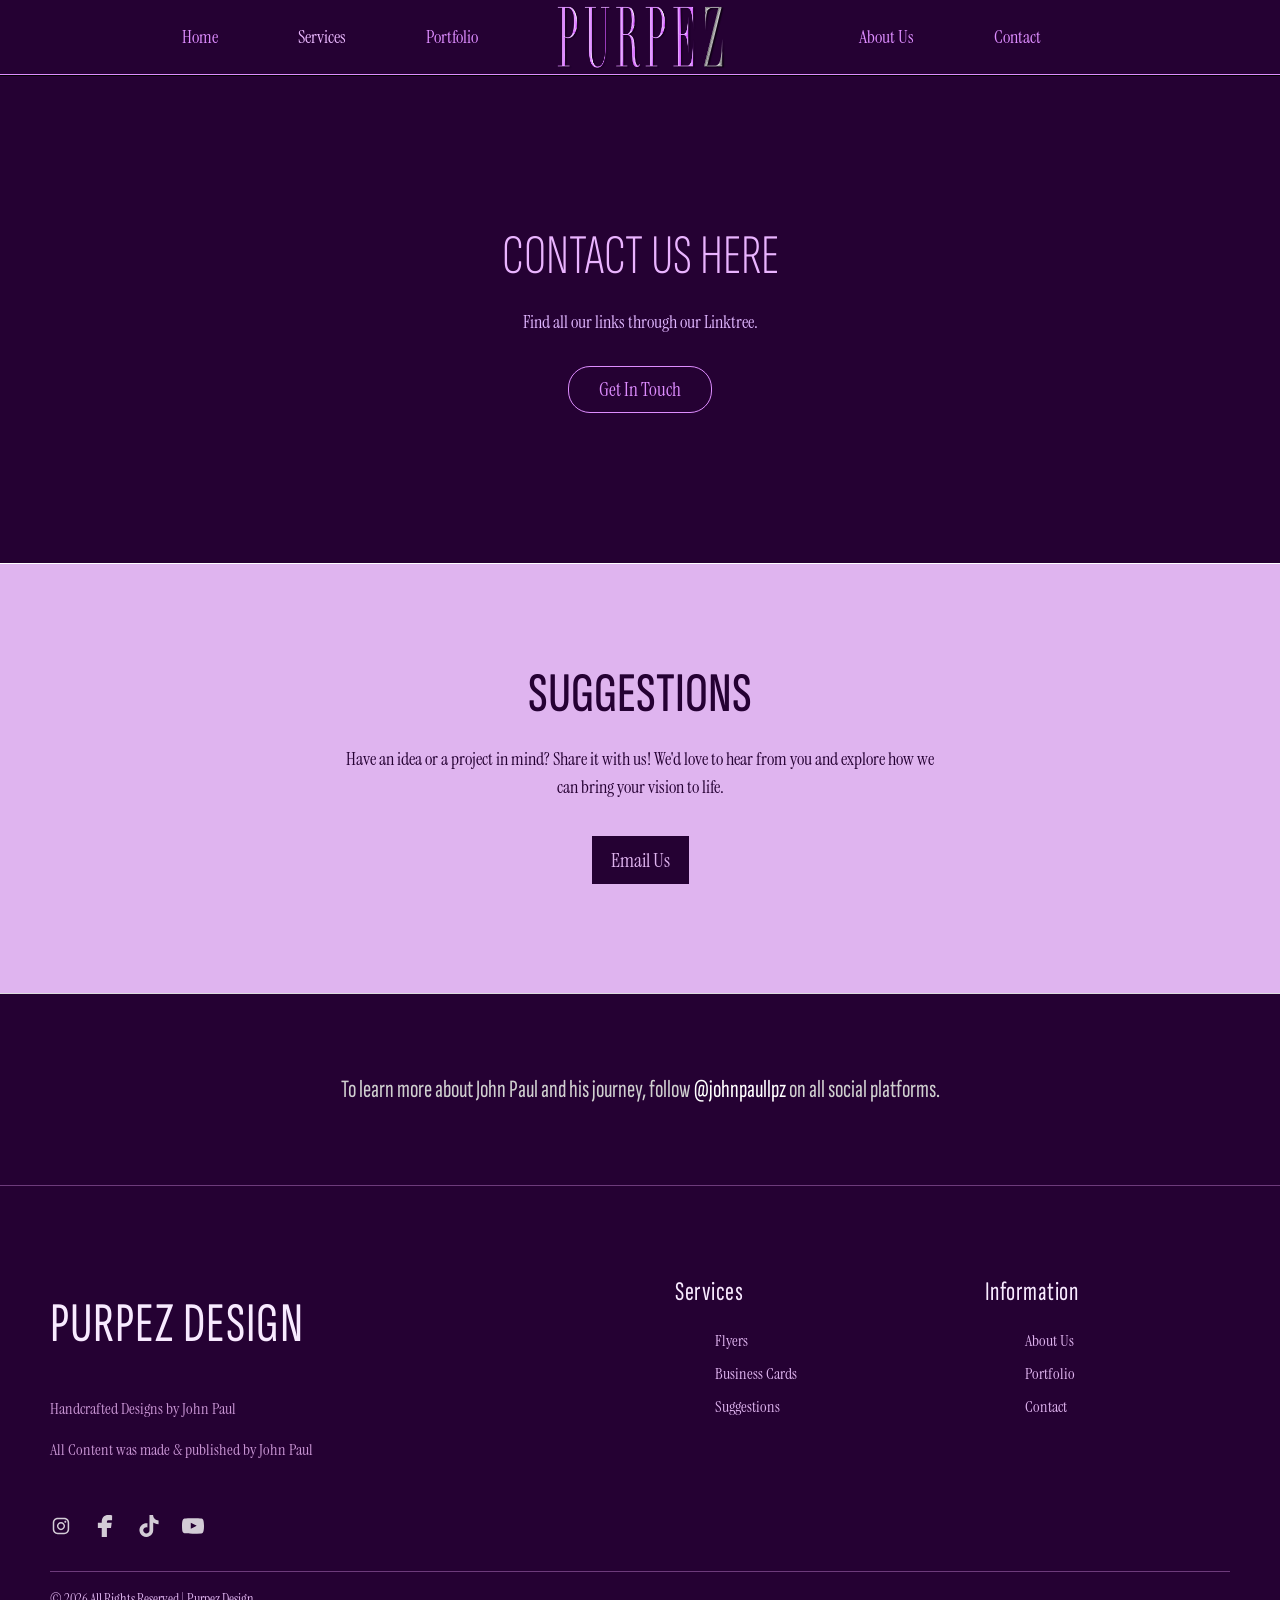
<file: contact.html>
<!DOCTYPE html>
<html>
<head>
  <title>Contact Us</title>
  <meta name="viewport" content="width=device-width, initial-scale=1.0">
  <link rel="stylesheet" href="purpez-styles/header.css">
  <link rel="stylesheet" href="purpez-styles/purpez.css">
  <link rel="stylesheet" href="purpez-styles/footer.css">
  <link rel="stylesheet" href="purpez-styles/contact.css">
  <link rel="stylesheet" href="purpez-styles/about.css">
  <link rel="preconnect" href="https://fonts.googleapis.com">
  <link rel="preconnect" href="https://fonts.gstatic.com" crossorigin>
  <link href="https://fonts.googleapis.com/css2?family=Instrument+Serif:ital@0;1&display=swap" rel="stylesheet">
  <link href="https://fonts.googleapis.com/css2?family=Sofia+Sans+Extra+Condensed:ital,wght@0,1..1000;1,1..1000&display=swap" rel="stylesheet">
</head>
<body>
  <header class="header">
    <input type="checkbox" id="menu-toggle">
    <label for="menu-toggle" class="hamburger">
      <span></span>
      <span></span>
      <span></span>
    </label>
    
    <!-- links/sections container -->
    <nav class="nav-container">
      <nav class="left-section">
        <a href="index.html" class="home-button">Home</a>
        <a href="services.html" class="shop-button">Services</a>
        <a href="portfolio.html" class="portfolio-button">Portfolio</a>
      </nav>
      <nav class="right-section">
        <a href="about.html" class="my-purpez-button">About Us</a>
        <a href="contact.html" class="how-to-pay-button">Contact</a>
      </nav>
      <div class="nav-socials">
        <a href="https://www.instagram.com/purpezdesign"><img src="icons/instagram-logo-facebook-2-svgrepo-com.svg" alt="instagram-icon"></a>
        <a href="https://www.facebook.com/profile.php?id=61588766654331"><img src="icons/facebook-boxed-svgrepo-com.svg" alt="facebook-icon"></a>
        <a href="https://www.tiktok.com/@purpezdesign"><img src="icons/tiktok-svgrepo-com.svg" alt="tiktok-icon"></a>
      </div>
    </nav>

    <!-- logo outside the container for visibility -->
    <div class="middle-section">
      <a href="index.html"><img class="purpez-logo" src="icons/PURPEZHOME.png"></a>
    </div>
  </header>

  <div class="contact-section-container">
    <div class="contact-content">
      <h1 class="contact-headline">CONTACT US HERE</h1>
      <p class="contact-text">Find all our links through our Linktree.</p>
      <a href="https://linktr.ee/PURPEZ" class="contact-button" target="_blank">Get In Touch</a>
    </div>
  </div>

  <div class="contact-suggestion-section-container">
    <div class="contact-suggestion-content">
      <h1 class="contact-suggestion-headline">SUGGESTIONS</h1>
      <p class="contact-suggestion-text">Have an idea or a project in mind? Share it with us! We'd love to hear from you and explore how we can bring your vision to life.</p>
      <a href="mailto:purpezdesign@gmail.com" class="suggestion-content-button" target="_blank">Email Us</a>
    </div>
  </div>

  <div class="fourth-section-about-container">
    <div class="fourth-section-about-content">
      <h2 class="more-jp">To learn more about John Paul and his journey, follow <a href="https://www.instagram.com/johnpaullpz" target="_blank" class="johnpaullpz">@johnpaullpz</a>
      on all social platforms.</h2>
    </div>
  </div>

  <footer class="footer">
    <div class="footer-container">
      <div class="footer-content">
        <div class="purpez-info">
          <h2>PURPEZ DESIGN</h2>
          <p>Handcrafted Designs by John Paul</p>
          <p>All Content was made & published by John Paul</p>
        </div>
        <div class="footer-actions">
          <div class="services-actions">
            <h2 class="action-header">Services</h2>
            <ul class="ordered-list">
              <li><a href="flyers.html">Flyers</a></li>
              <li><a href="business-cards.html">Business Cards</a></li>
              <li><a href="contact.html">Suggestions</a></li>
            </ul>
          </div>
          <div class="about-actions">
            <h2 class="action-header">Information</h2>
            <ul class="ordered-list">
              <li><a href="about.html">About Us</a></li>
              <li><a href="portfolio.html">Portfolio</a></li>
              <li><a href="contact.html">Contact</a></li>
            </ul>
          </div>
        </div>
      </div> 
      <div class="social-icons">
        <a href="https://www.instagram.com/purpezdesign" target="_blank" rel="noopener noreferrer"><img src="icons/instagram-logo-facebook-2-svgrepo-com.svg" alt="instagram-icon"></a> 
        <a href="https://www.facebook.com/profile.php?id=61588766654331" target="_blank" rel="noopener noreferrer"><img src="icons/facebook-boxed-svgrepo-com.svg" alt="facebook-icon"></a>   
        <a href="https://www.tiktok.com/@purpezdesign" target="_blank" rel="noopener noreferrer"><img src="icons/tiktok-svgrepo-com.svg" alt="tiktok-icon"></a> 
        <a href="https://www.youtube.com/@purpezdesign" target="_blank" rel="noopener noreferrer"><img src="icons/youtube-168-svgrepo-com.svg" alt="yt-icon"></a> 
      </div>
      <div class="copyright">
        <p class="copyright-text">
          &copy; 2026 All Rights Reserved |
          <a href="index.html">Purpez Design</a>
        </p>
      </div>
    </div>
  </footer>
</body>
</html>
</file>
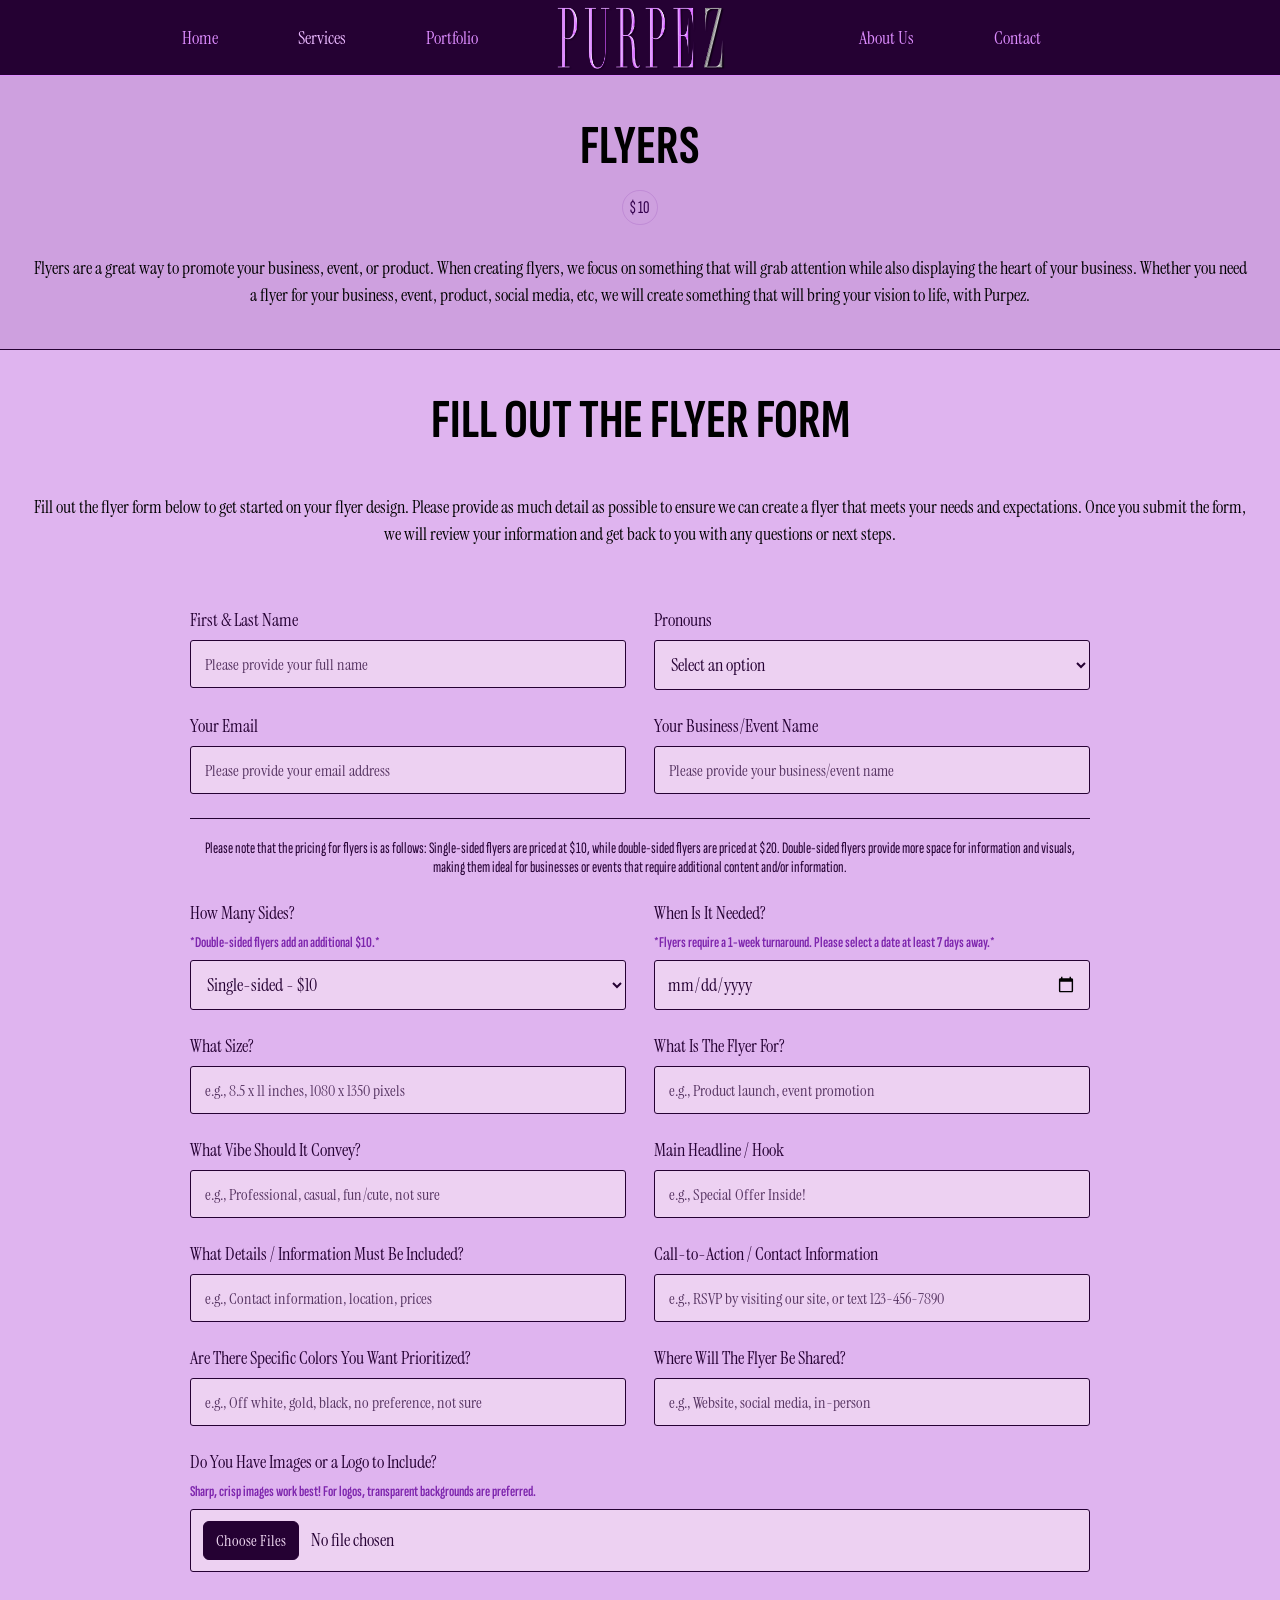
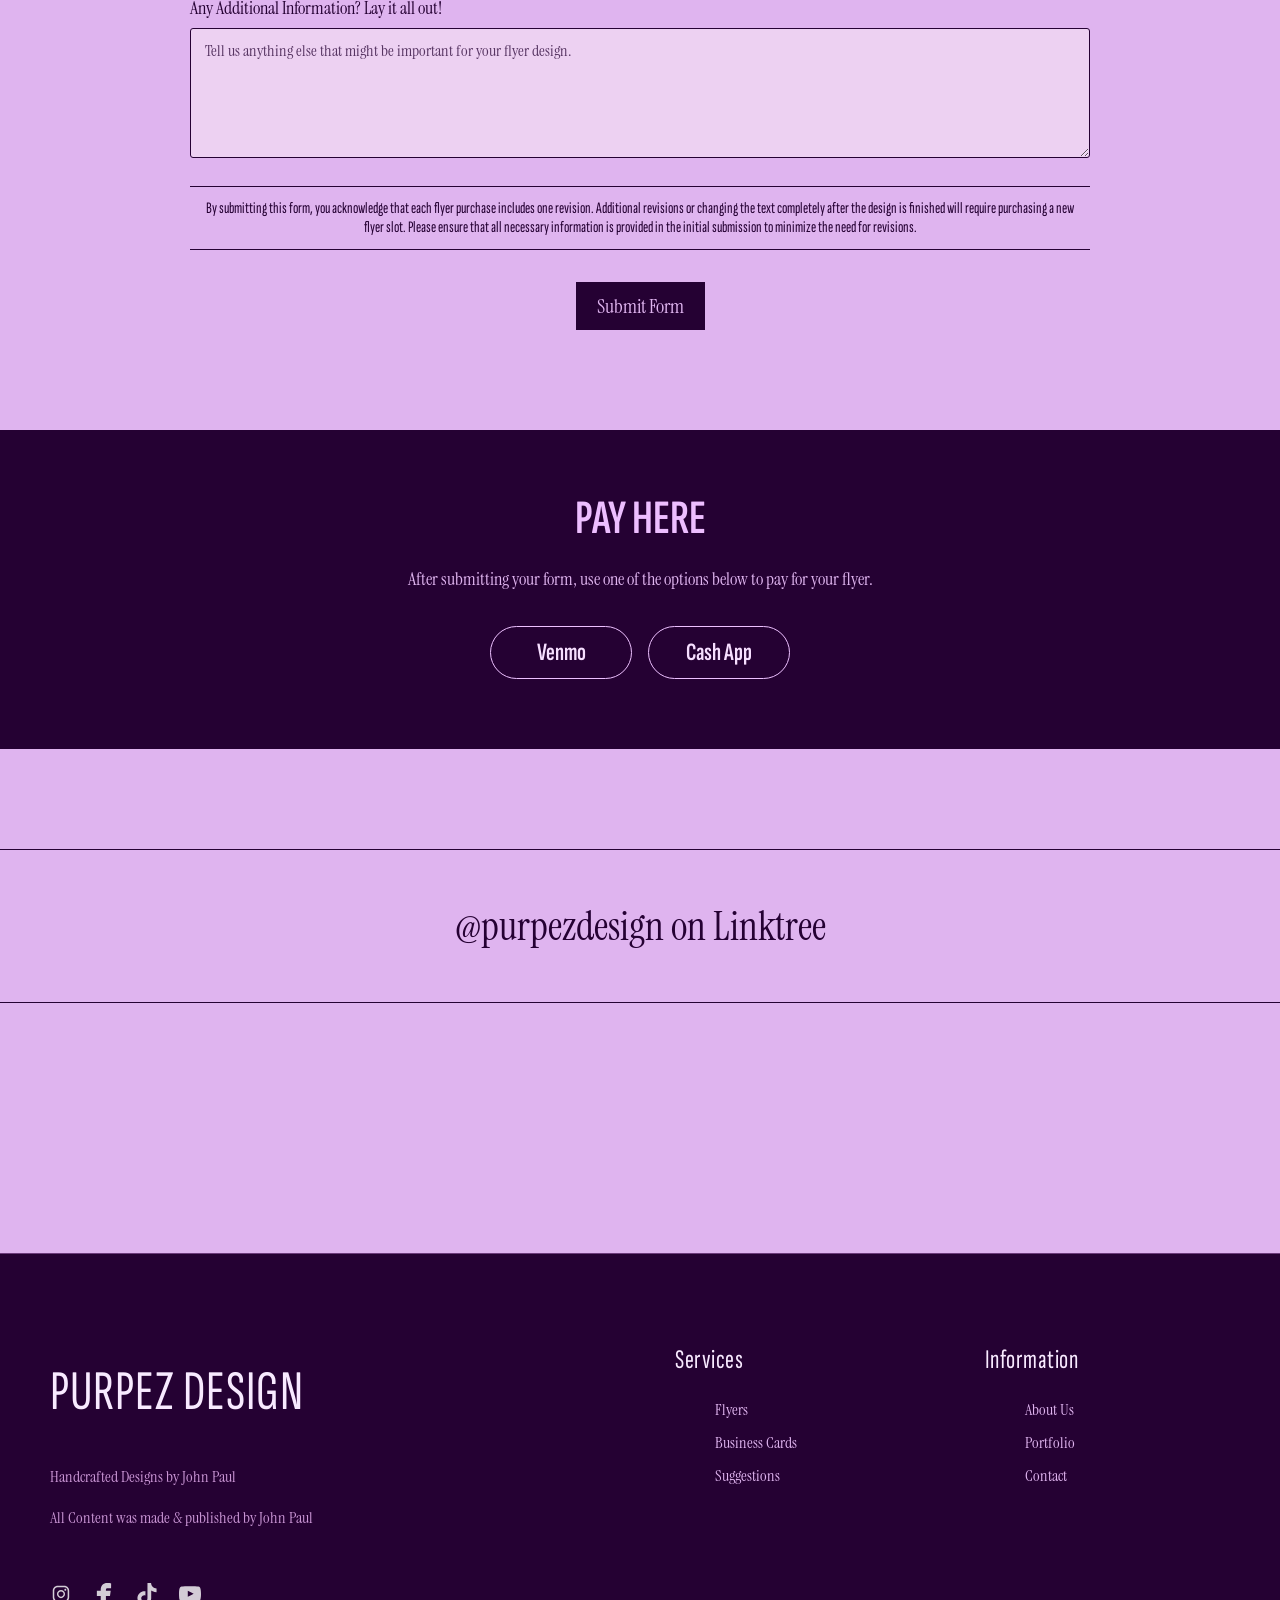
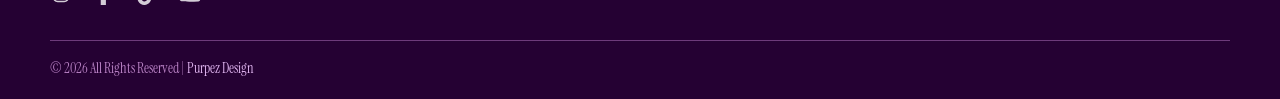
<file: flyers.html>
<!DOCTYPE html>
<html lang="en">
<head>
  <meta charset="UTF-8">
  <meta name="viewport" content="width=device-width, initial-scale=1.0">
  <title>Flyers</title>
  <link rel="stylesheet" href="purpez-styles/home.css">
  <link rel="stylesheet" href="purpez-styles/header.css">
  <link rel="stylesheet" href="purpez-styles/purpez.css">
  <link rel="stylesheet" href="purpez-styles/footer.css">
  <link rel="stylesheet" href="purpez-styles/contact.css">
  <link rel="stylesheet" href="purpez-styles/flyers.css">
  <link rel="preconnect" href="https://fonts.googleapis.com">
  <link rel="preconnect" href="https://fonts.gstatic.com" crossorigin>
  <link href="https://fonts.googleapis.com/css2?family=Instrument+Serif:ital@0;1&display=swap" rel="stylesheet">
  <link href="https://fonts.googleapis.com/css2?family=Sofia+Sans+Extra+Condensed:ital,wght@0,1..1000;1,1..1000&display=swap" rel="stylesheet">
</head>
<body>
  <header class="header">
    <input type="checkbox" id="menu-toggle">
    <label for="menu-toggle" class="hamburger">
      <span></span>
      <span></span>
      <span></span>
    </label>
    
    <!-- links/sections container -->
    <nav class="nav-container">
      <nav class="left-section">
        <a href="index.html" class="home-button">Home</a>
        <a href="services.html" class="shop-button">Services</a>
        <a href="portfolio.html" class="portfolio-button">Portfolio</a>
      </nav>
      <nav class="right-section">
        <a href="about.html" class="my-purpez-button">About Us</a>
        <a href="contact.html" class="how-to-pay-button">Contact</a>
      </nav>
      <div class="nav-socials">
        <a href="https://www.instagram.com/purpezdesign"><img src="icons/instagram-logo-facebook-2-svgrepo-com.svg" alt="instagram-icon"></a>
        <a href="https://www.facebook.com/profile.php?id=61588766654331"><img src="icons/facebook-boxed-svgrepo-com.svg" alt="facebook-icon"></a>
        <a href="https://www.tiktok.com/@purpezdesign"><img src="icons/tiktok-svgrepo-com.svg" alt="tiktok-icon"></a>
      </div>
    </nav>

    <!-- logo outside the container for visibility -->
    <div class="middle-section">
      <a href="index.html"><img class="purpez-logo" src="icons/PURPEZHOME.png"></a>
    </div>
  </header>

  <div class="flyers-section-container">
    <div class="flyers-content">
      <h1 class="flyers-headline">FLYERS</h1>
      <p class="flyers-price">$10</p>
      <p class="flyers-text">
        Flyers are a great way to promote your business, event, or product. When creating flyers, we focus on something that will grab attention while also displaying the heart of your business. Whether you need a flyer for your business, event, product, social media, etc, we will create something that will bring your vision to life, with Purpez.
      </p>
    </div>
  </div> 

  <div class="flyers2-section-container">
    <div class="flyers2-content">
      <h1 class="flyers2-headline">FILL OUT THE FLYER FORM</h1>
      <p class="flyers2-text">
        Fill out the flyer form below to get started on your flyer design. Please provide as much detail as possible to ensure we can create a flyer that meets your needs and expectations. Once you submit the form, we will review your information and get back to you with any questions or next steps.
      </p>
    </div>
  </div>

  <form action="https://api.web3forms.com/submit" method="POST" enctype="multipart/form-data" class="flyer-form">
    <input type="hidden" name="access_key" value="4de8c0d4-0ca4-4762-892c-0a3ea6099c0b">
    <div class="flyer-form-fields">
      <label class="flyer-form-field">
        <span>First & Last Name</span>
        <input type="text" placeholder="Please provide your full name" name="first_name" required>
      </label>
      <label class="flyer-form-field">
        <span>Pronouns</span>
        <select name="pronouns" placeholder="Please provide your pronouns">
          <option value="">Select an option</option>
          <option value="he/him">He/Him</option>
          <option value="she/her">She/Her</option>
          <option value="they/them">They/Them</option>
          <option value="prefer-not-to-say">Prefer not to say</option>
        </select>
      </label>
      <label class="flyer-form-field">
        <span>Your Email</span>
        <input type="email" placeholder="Please provide your email address" name="email" required>
      </label>
      <label class="flyer-form-field">
        <span>Your Business/Event Name</span>
        <input type="text" placeholder="Please provide your business/event name" name="business_event_name" required>
      </label>
      <div class="flyer-form-pricing-space">
        <p class="flyer-sidespayment-text">
          Please note that the pricing for flyers is as follows: Single-sided flyers are priced at $10, while double-sided flyers are priced at $20. Double-sided flyers provide more space for information and visuals, making them ideal for businesses or events that require additional content and/or information.
        </p>
      </div>
      <label class="flyer-form-field">
        <span>How Many Sides?</span>
        <h3 class="flyer-form-subhead">&ast;Double-sided flyers add an additional $10.&ast;</h3>
        <select name="sides" required>
          <option value="single-sided">Single-sided - $10</option>
          <option value="double-sided">Double-sided - $20</option>
        </select>
      </label>
      <label class="flyer-form-field">
        <span>When Is It Needed?</span>
        <h4 class="flyer-form-subhead">&ast;Flyers require a 1-week turnaround. Please select a date at least 7 days away.&ast;</h4>
        <input type="date" name="date_and_time" min="2026-09-09">
      </label>
      <label class="flyer-form-field">
        <span>What Size?</span>
        <input type="text" name="size" placeholder="e.g., 8.5 x 11 inches, 1080 x 1350 pixels">
      </label>
      <label class="flyer-form-field">
        <span>What Is The Flyer For?</span>
        <input type="text" placeholder="e.g., Product launch, event promotion" name="flyer_purpose" required>
      </label>
      <label class="flyer-form-field">
        <span>What Vibe Should It Convey?</span>
        <input type="text" placeholder="e.g., Professional, casual, fun/cute, not sure" name="flyer_vibe">
      </label>
      <label class="flyer-form-field">
        <span>Main Headline &#47; Hook</span>
        <input type="text" placeholder="e.g., Special Offer Inside!" name="flyer_headline">
      </label>
      <label class="flyer-form-field">
        <span>What Details &#47; Information Must Be Included?</span>
        <input type="text" placeholder="e.g., Contact information, location, prices" name="important_details">
      </label>
      <label class="flyer-form-field">
        <span>Call-to-Action / Contact Information</span>
        <input type="text" placeholder="e.g., RSVP by visiting our site, or text 123-456-7890" name="call_to_action">
      </label>
      <label class="flyer-form-field">
        <span>Are There Specific Colors You Want Prioritized?</span>
        <input type="text" placeholder="e.g., Off white, gold, black, no preference, not sure" name="preferred_colors">
      </label>
      <label class="flyer-form-field">
        <span>Where Will The Flyer Be Shared?</span>
        <input type="text" placeholder="e.g., Website, social media, in-person" name="flyer_placement">
      </label>
      <label class="flyer-form-field flyer-form-field-wide">
        <span>Do You Have Images or a Logo to Include?</span>
        <h3 class="flyer-form-subhead">Sharp, crisp images work best! For logos, transparent backgrounds are preferred.</h3>
        <input class="flyer-form-file" type="file" name="attachment" accept="image/*,.png,.jpg,.jpeg,.svg,.pdf,.doc,.docx,.ppt,.pptx" multiple>
      </label>
      <label class="flyer-form-field flyer-form-field-wide">
        <span>Any Additional Information? Lay it all out!</span>
        <textarea name="message" required placeholder="Tell us anything else that might be important for your flyer design."></textarea>
      </label>
    </div>
    <div class="flyer-form-agreement">
      <p>
        By submitting this form, you acknowledge that each flyer purchase includes one revision.
        Additional revisions or changing the text completely after the design is finished will require purchasing a new flyer slot. Please ensure that all necessary information is provided in the initial submission to minimize the need for revisions.
      </p>
    </div>
    <button class="flyer-form-submit" type="submit">Submit Form</button>
  </form>

  <section class="flyer-payment-section" aria-labelledby="flyer-payment-heading">
    <h2 id="flyer-payment-heading" class="flyer-payment-heading">PAY HERE</h2>
    <p class="flyer-payment-text">After submitting your form, use one of the options below to pay for your flyer.</p>
    <div class="flyer-payment-links">
      <a class="flyer-payment-link" href="https://venmo.com/code?user_id=4639308287837393426&amp;created=1788410661" target="_blank" rel="noopener noreferrer">Venmo</a>
      <a class="flyer-payment-link" href="https://cash.app/$JohnPaulLpz" target="_blank" rel="noopener noreferrer">Cash App</a>
    </div>
  </section>

  <div class="sixth-section-container">
    <div class="sixth-section-content">
      <a href="https://linktr.ee/PURPEZ" target="_blank" rel="noopener noreferrer">@purpezdesign on Linktree</a>
    </div>
  </div>
  
  <footer class="footer">
    <div class="footer-container">
      <div class="footer-content">
        <div class="purpez-info">
          <h2>PURPEZ DESIGN</h2>
          <p>Handcrafted Designs by John Paul</p>
          <p>All Content was made & published by John Paul</p>
        </div>
        <div class="footer-actions">
          <div class="services-actions">
            <h2 class="action-header">Services</h2>
            <ul class="ordered-list">
              <li><a href="flyers.html">Flyers</a></li>
              <li><a href="business-cards.html">Business Cards</a></li>
              <li><a href="contact.html">Suggestions</a></li>
            </ul>
          </div>
          <div class="about-actions">
            <h2 class="action-header">Information</h2>
            <ul class="ordered-list">
              <li><a href="about.html">About Us</a></li>
              <li><a href="portfolio.html">Portfolio</a></li>
              <li><a href="contact.html">Contact</a></li>
            </ul>
          </div>
        </div>
      </div> 
      <div class="social-icons">
        <a href="https://www.instagram.com/purpezdesign" target="_blank" rel="noopener noreferrer"><img src="icons/instagram-logo-facebook-2-svgrepo-com.svg" alt="instagram-icon"></a> 
        <a href="https://www.facebook.com/profile.php?id=61588766654331" target="_blank" rel="noopener noreferrer"><img src="icons/facebook-boxed-svgrepo-com.svg" alt="facebook-icon"></a>   
        <a href="https://www.tiktok.com/@purpezdesign" target="_blank" rel="noopener noreferrer"><img src="icons/tiktok-svgrepo-com.svg" alt="tiktok-icon"></a> 
        <a href="https://www.youtube.com/@purpezdesign" target="_blank" rel="noopener noreferrer"><img src="icons/youtube-168-svgrepo-com.svg" alt="yt-icon"></a> 
      </div>
      <div class="copyright">
        <p class="copyright-text">
          &copy; 2026 All Rights Reserved |
          <a href="index.html">Purpez Design</a>
        </p>
      </div>
    </div>
  </footer>
</body>
</html>
</file>
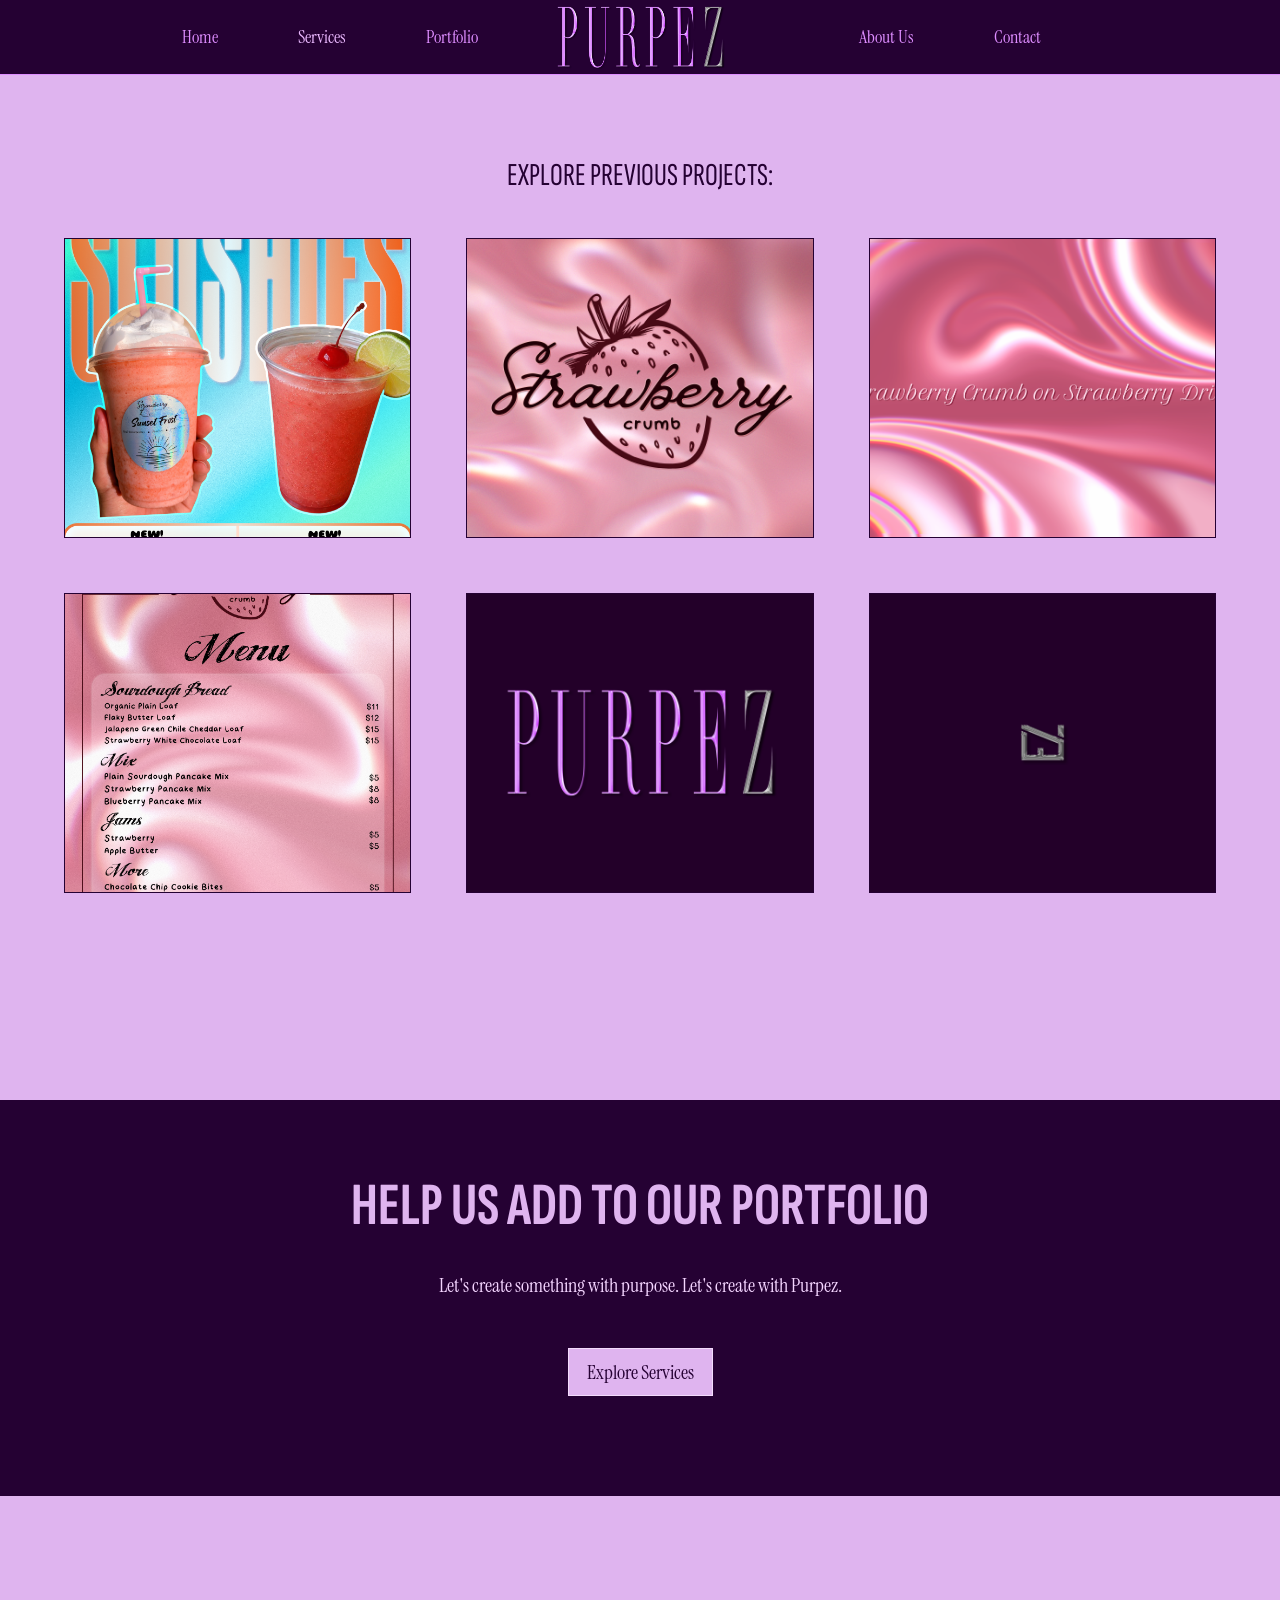
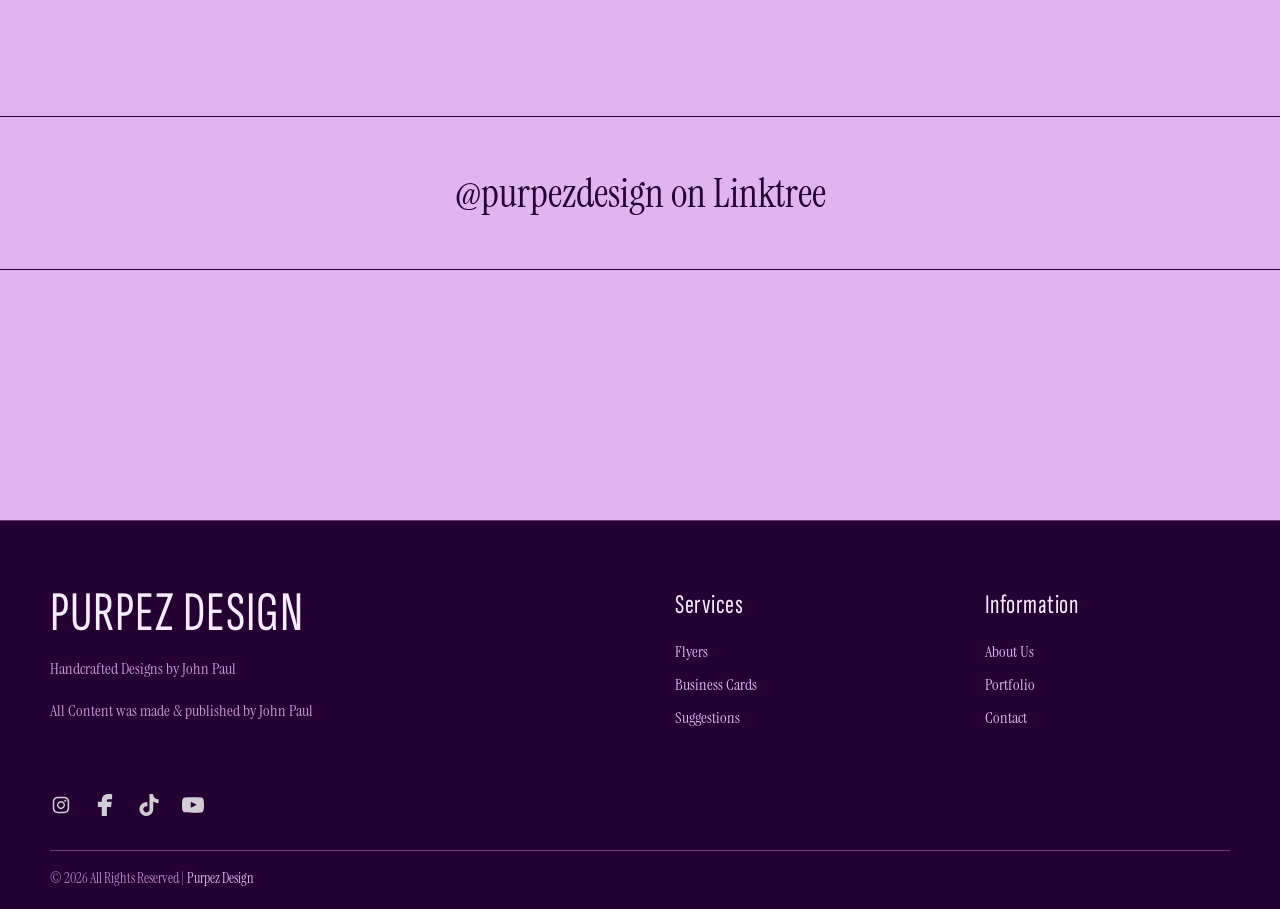
<file: portfolio.html>
<!DOCTYPE html>
<html>
<head>
  <title>Portfolio</title>
  <meta name="viewport" content="width=device-width, initial-scale=1.0">
  <link rel="stylesheet" href="purpez-styles/header.css">
  <link rel="stylesheet" href="purpez-styles/purpez.css">
  <link rel="stylesheet" href="purpez-styles/footer.css">
  <link rel="stylesheet" href="purpez-styles/services.css">
  <link rel="stylesheet" href="purpez-styles/portfolio.css">
  <link rel="preconnect" href="https://fonts.googleapis.com">
  <link rel="preconnect" href="https://fonts.gstatic.com" crossorigin>
  <link href="https://fonts.googleapis.com/css2?family=Instrument+Serif:ital@0;1&display=swap" rel="stylesheet">
  <link href="https://fonts.googleapis.com/css2?family=Sofia+Sans+Extra+Condensed:ital,wght@0,1..1000;1,1..1000&display=swap" rel="stylesheet">
</head>
<body>
  <header class="header">
    <input type="checkbox" id="menu-toggle">
    <label for="menu-toggle" class="hamburger">
      <span></span>
      <span></span>
      <span></span>
    </label>
    
    <!-- links/sections container -->
    <nav class="nav-container">
      <nav class="left-section">
        <a href="index.html" class="home-button">Home</a>
        <a href="services.html" class="shop-button">Services</a>
        <a href="portfolio.html" class="portfolio-button">Portfolio</a>
      </nav>
      <nav class="right-section">
        <a href="about.html" class="my-purpez-button">About Us</a>
        <a href="contact.html" class="how-to-pay-button">Contact</a>
      </nav>
      <div class="nav-socials">
        <a href="https://www.instagram.com/purpezdesign"><img src="icons/instagram-logo-facebook-2-svgrepo-com.svg" alt="instagram-icon"></a>
        <a href="https://www.facebook.com/profile.php?id=61588766654331"><img src="icons/facebook-boxed-svgrepo-com.svg" alt="facebook-icon"></a>
        <a href="https://www.tiktok.com/@purpezdesign"><img src="icons/tiktok-svgrepo-com.svg" alt="tiktok-icon"></a>
      </div>
    </nav>

    <!-- logo outside the container for visibility -->
    <div class="middle-section">
      <a href="index.html"><img class="purpez-logo" src="icons/PURPEZHOME.png"></a>
    </div>
  </header>

  <div class="portfolio-header-container">
    <div class="portfolio-content">
      <h1 class="portfolio-header">EXPLORE PREVIOUS PROJECTS:</h1>

      <div class="portfolio-options-gallery">
        <label class="portfolio-thumb" for="portfolio-open-1">
          <img class="portfolio-p-1" src="portfolio-images/SlushiesWeb.png" alt="Slushies design preview">
        </label>
        <label class="portfolio-thumb" for="portfolio-open-2">
          <img class="portfolio-p-2" src="portfolio-images/StrawberryCrumbLogo.png" alt="Strawberry Crumb design preview">
        </label>
        <label class="portfolio-thumb" for="portfolio-open-3">
          <img class="portfolio-p-3" src="portfolio-images/Strawberry_Crumb_Banner.png" alt="Strawberry Crumb Banner design preview">
        </label>
        <label class="portfolio-thumb" for="portfolio-open-4">
          <img class="portfolio-p-4" src="portfolio-images/StrawberryCrumbMenu.png" alt="Strawberry Crumb Menu design preview">
        </label>
        <label class="portfolio-thumb" for="portfolio-open-5">
          <img class="portfolio-p-5" src="portfolio-images/PURPEZLOGO.png" alt="Purpez logo design preview">
        </label>
        <label class="portfolio-thumb" for="portfolio-open-6">
          <img class="portfolio-p-6" src="portfolio-images/BANNER.png" alt="Purpez Banner design preview">
        </label>
      </div>
    </div>
  </div>

  <input type="checkbox" id="portfolio-open-1" class="portfolio-toggle">
  <div class="portfolio-lightbox">
    <label for="portfolio-open-1" class="portfolio-lightbox-close" aria-label="Close image">&times;</label>
    <img src="portfolio-images/SlushiesWeb.png" alt="Expanded Slushies design preview">
  </div>

  <input type="checkbox" id="portfolio-open-2" class="portfolio-toggle">
  <div class="portfolio-lightbox">
    <label for="portfolio-open-2" class="portfolio-lightbox-close" aria-label="Close image">&times;</label>
    <img src="portfolio-images/StrawberryCrumbLogo.png" alt="Expanded Strawberry Crumb logo preview">
  </div>

  <input type="checkbox" id="portfolio-open-3" class="portfolio-toggle">
  <div class="portfolio-lightbox">
    <label for="portfolio-open-3" class="portfolio-lightbox-close" aria-label="Close image">&times;</label>
    <img src="portfolio-images/Strawberry_Crumb_Banner.png" alt="Expanded Strawberry Crumb Banner preview">
  </div>

  <input type="checkbox" id="portfolio-open-4" class="portfolio-toggle">
  <div class="portfolio-lightbox">
    <label for="portfolio-open-4" class="portfolio-lightbox-close" aria-label="Close image">&times;</label>
    <img src="portfolio-images/StrawberryCrumbMenu.png" alt="Expanded Strawberry Crumb Menu preview">
  </div>

  <input type="checkbox" id="portfolio-open-5" class="portfolio-toggle">
  <div class="portfolio-lightbox">
    <label for="portfolio-open-5" class="portfolio-lightbox-close" aria-label="Close image">&times;</label>
    <img src="portfolio-images/PURPEZLOGO.png" alt="Expanded Purpez logo preview">
  </div>

  <input type="checkbox" id="portfolio-open-6" class="portfolio-toggle">
  <div class="portfolio-lightbox">
    <label for="portfolio-open-6" class="portfolio-lightbox-close" aria-label="Close image">&times;</label>
    <img src="portfolio-images/BANNER.png" alt="Expanded Purpez Banner preview">
  </div>

  <div class="portfolio-first-container">
    <div class="portfolio-first-content">
      <h2 class="help-build-portfolio">
        HELP US ADD TO OUR PORTFOLIO
      </h2>
      <p class="help-build-portfolio-text">
        Let's create something with purpose. Let's create with Purpez.
      </p>
      <a href="services.html" target="_blank">
        <button class="explore-services-button">Explore Services</button>
      </a>
    </div>
  </div>

  <div class="sixth-section-container">
      <div class="sixth-section-content">
        <a href="https://linktr.ee/PURPEZ" target="_blank" rel="noopener noreferrer">@purpezdesign on Linktree</a>
      </div>
    </div>

 <footer class="footer">
    <div class="footer-container">
      <div class="footer-content">
        <div class="purpez-info">
          <h2>PURPEZ DESIGN</h2>
          <p>Handcrafted Designs by John Paul</p>
          <p>All Content was made & published by John Paul</p>
        </div>
        <div class="footer-actions">
          <div class="services-actions">
            <h2 class="action-header">Services</h2>
            <ul class="ordered-list">
              <li><a href="flyers.html">Flyers</a></li>
              <li><a href="business-cards.html">Business Cards</a></li>
              <li><a href="contact.html">Suggestions</a></li>
            </ul>
          </div>
          <div class="about-actions">
            <h2 class="action-header">Information</h2>
            <ul class="ordered-list">
              <li><a href="about.html">About Us</a></li>
              <li><a href="portfolio.html">Portfolio</a></li>
              <li><a href="contact.html">Contact</a></li>
            </ul>
          </div>
        </div>
      </div> 
      <div class="social-icons">
        <a href="https://www.instagram.com/purpezdesign" target="_blank" rel="noopener noreferrer"><img src="icons/instagram-logo-facebook-2-svgrepo-com.svg" alt="instagram-icon"></a> 
        <a href="https://www.facebook.com/profile.php?id=61588766654331" target="_blank" rel="noopener noreferrer"><img src="icons/facebook-boxed-svgrepo-com.svg" alt="facebook-icon"></a>   
        <a href="https://www.tiktok.com/@purpezdesign" target="_blank" rel="noopener noreferrer"><img src="icons/tiktok-svgrepo-com.svg" alt="tiktok-icon"></a> 
        <a href="https://www.youtube.com/@purpezdesign" target="_blank" rel="noopener noreferrer"><img src="icons/youtube-168-svgrepo-com.svg" alt="yt-icon"></a> 
      </div>
      <div class="copyright">
        <p class="copyright-text">
          &copy; 2026 All Rights Reserved |
          <a href="index.html">Purpez Design</a>
        </p>
      </div>
    </div>
  </footer>
</body>
</html>
</file>
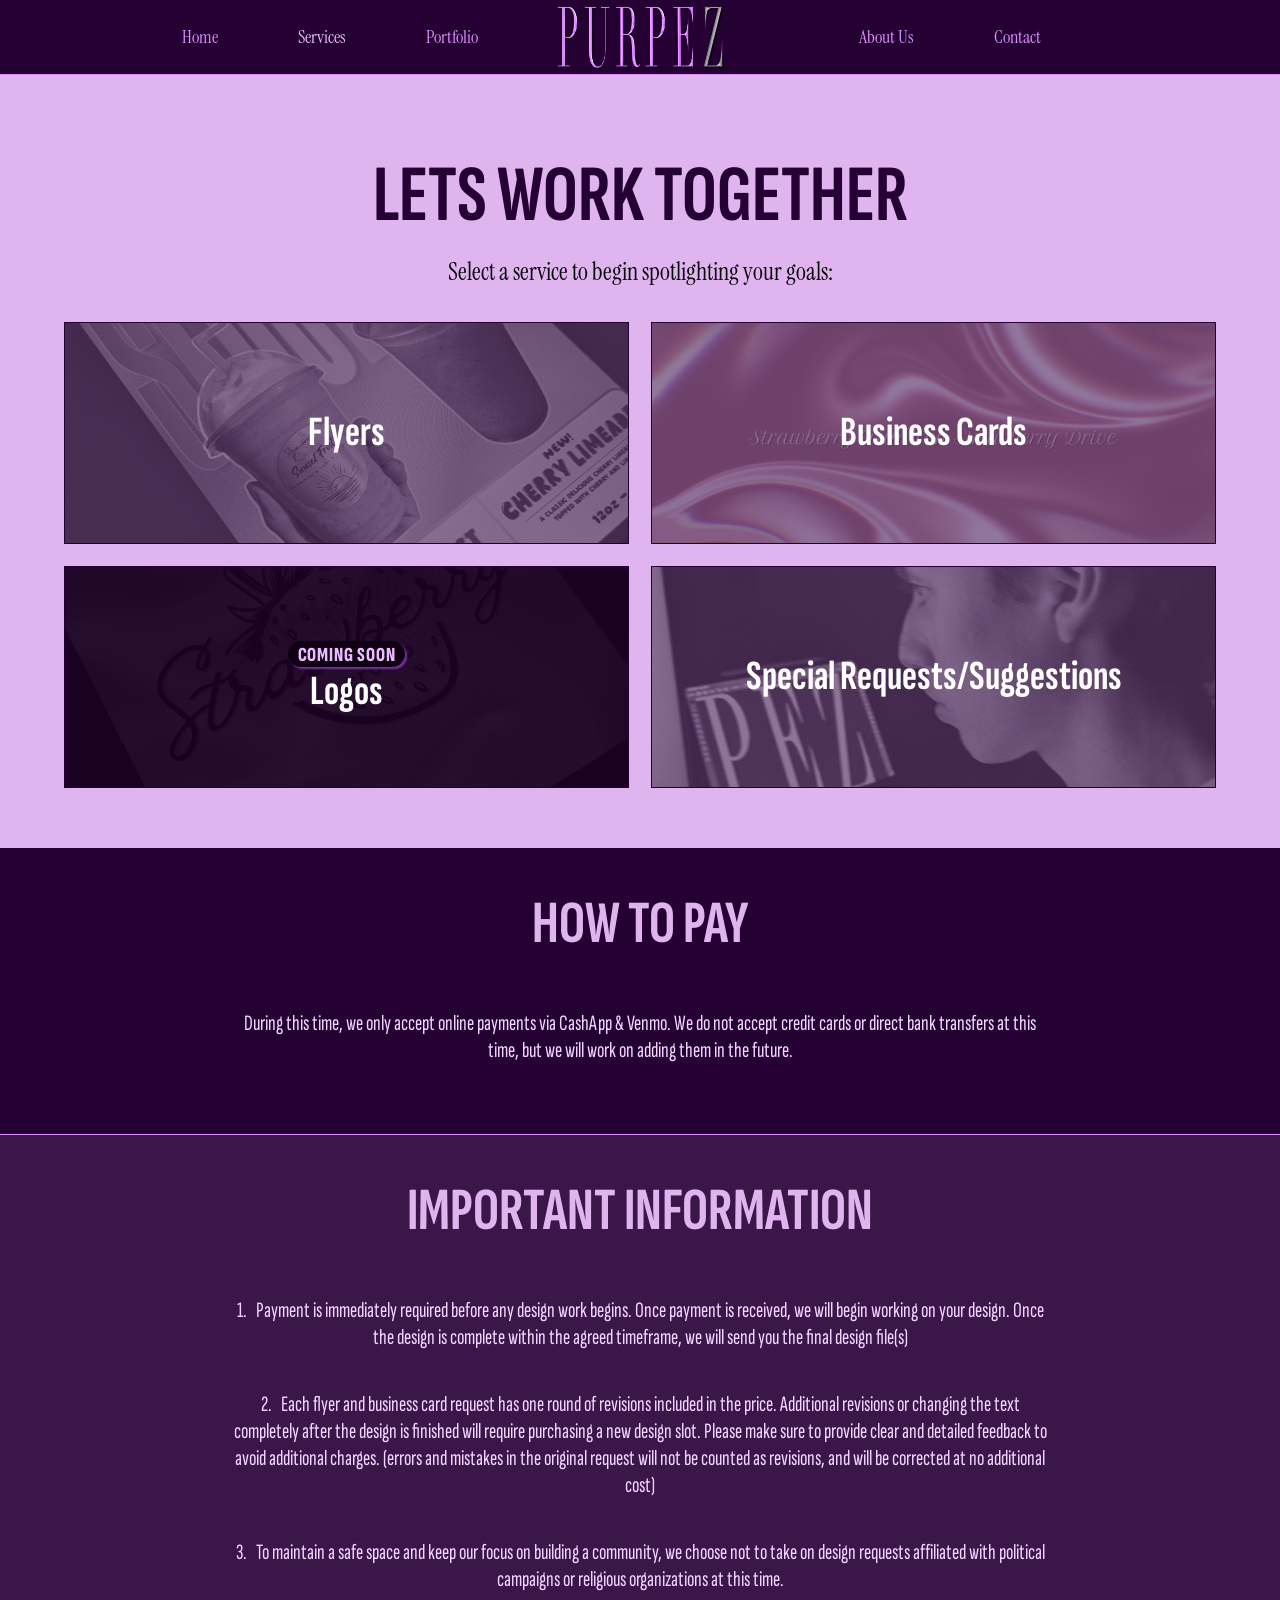
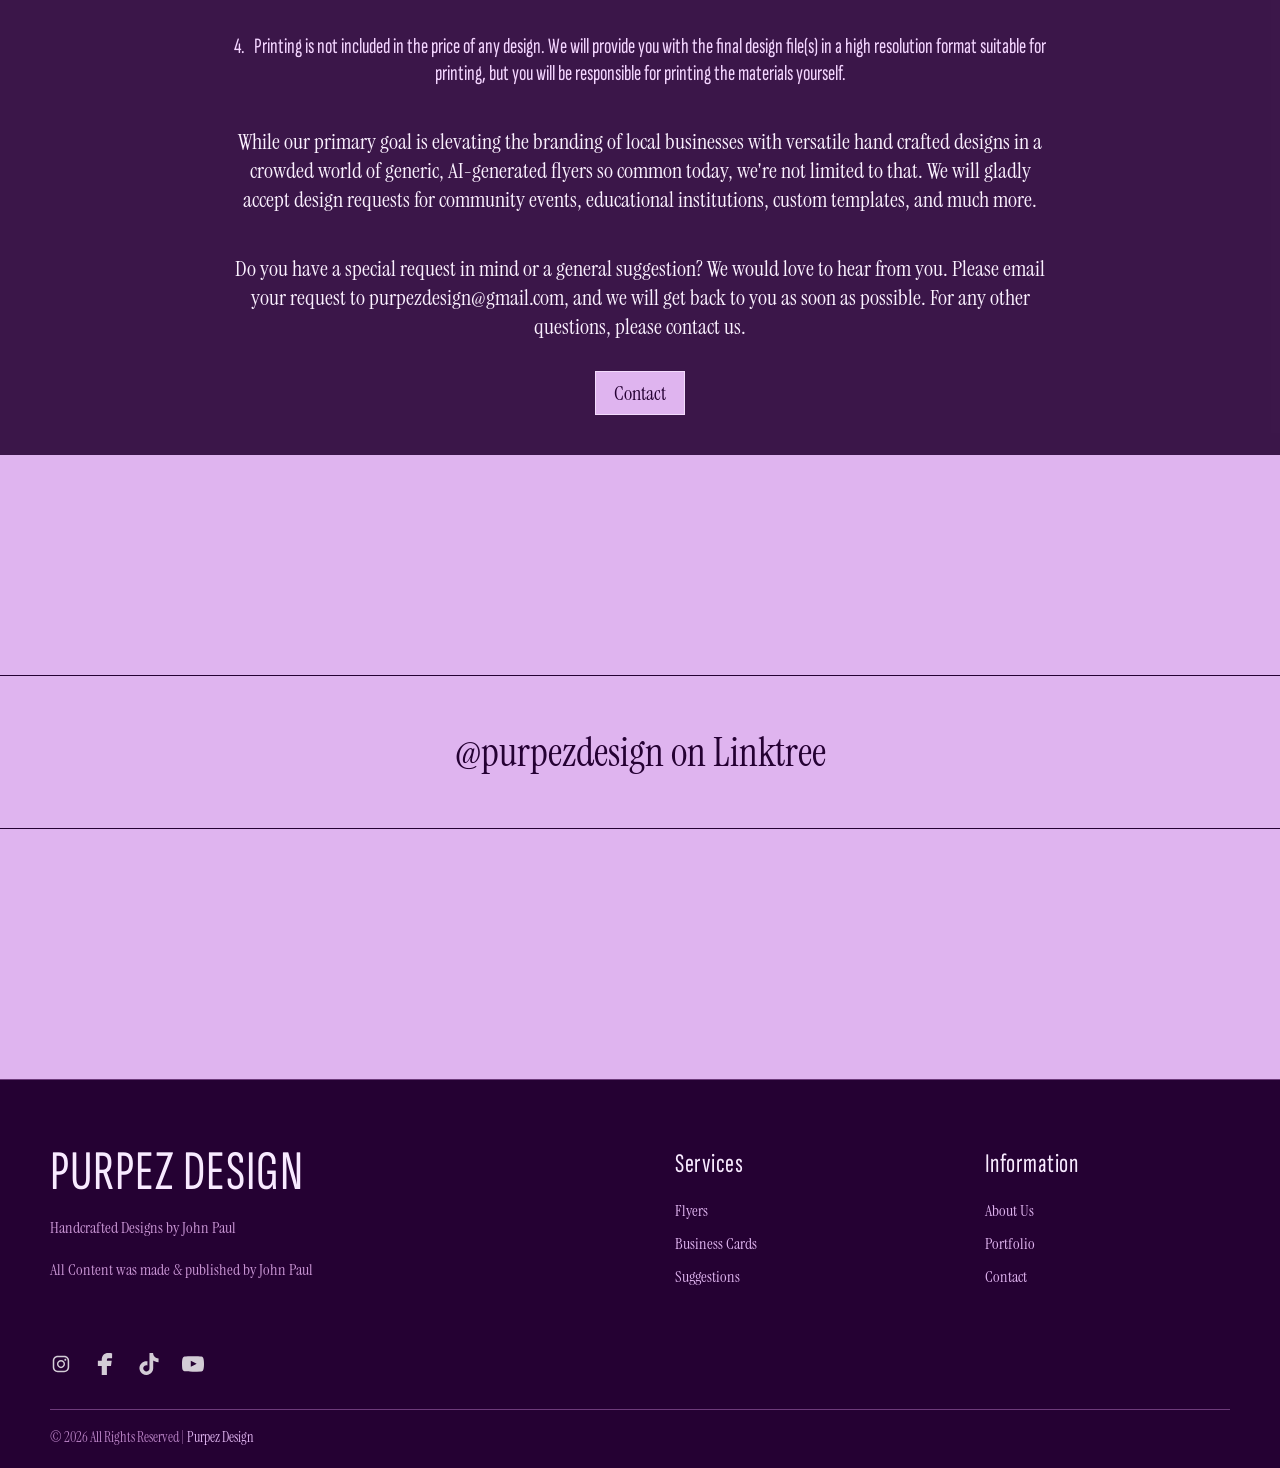
<file: services.html>
<!DOCTYPE html>
<html lang="en">
<head>
  <title>Services</title>
  <meta name="viewport" content="width=device-width, initial-scale=1.0">
  <link rel="stylesheet" href="purpez-styles/header.css">
  <link rel="stylesheet" href="purpez-styles/purpez.css">
  <link rel="stylesheet" href="purpez-styles/footer.css">
  <link rel="stylesheet" href="purpez-styles/services.css">
  <link rel="preconnect" href="https://fonts.googleapis.com">
  <link rel="preconnect" href="https://fonts.gstatic.com" crossorigin>
  <link href="https://fonts.googleapis.com/css2?family=Instrument+Serif:ital@0;1&display=swap" rel="stylesheet">
  <link href="https://fonts.googleapis.com/css2?family=Sofia+Sans+Extra+Condensed:ital,wght@0,1..1000;1,1..1000&display=swap" rel="stylesheet">
</head>
<body>
  <header class="header">
    <input type="checkbox" id="menu-toggle">
    <label for="menu-toggle" class="hamburger">
      <span></span>
      <span></span>
      <span></span>
    </label>
    
    <!-- links/sections container -->
    <nav class="nav-container">
      <nav class="left-section">
        <a href="index.html" class="home-button">Home</a>
        <a href="services.html" class="shop-button">Services</a>
        <a href="portfolio.html" class="portfolio-button">Portfolio</a>
      </nav>
      <nav class="right-section">
        <a href="about.html" class="my-purpez-button">About Us</a>
        <a href="contact.html" class="how-to-pay-button">Contact</a>
      </nav>
      <div class="nav-socials">
        <a href="https://www.instagram.com/purpezdesign"><img src="icons/instagram-logo-facebook-2-svgrepo-com.svg" alt="instagram-icon"></a>
        <a href="https://www.facebook.com/profile.php?id=61588766654331"><img src="icons/facebook-boxed-svgrepo-com.svg" alt="facebook-icon"></a>
        <a href="https://www.tiktok.com/@purpezdesign"><img src="icons/tiktok-svgrepo-com.svg" alt="tiktok-icon"></a>
      </div>
    </nav>

    <!-- logo outside the container for visibility -->
    <div class="middle-section">
      <a href="index.html"><img class="purpez-logo" src="icons/PURPEZHOME.png"></a>
    </div>
  </header>

  <div class="first-section-services-container">
    <div class="first-section-services-content">
      <div class="services-highlights">
        <h1 class="services-header">LETS WORK TOGETHER</h1>
        <p class="services-text">Select a service to begin spotlighting your goals:</p>
      </div>
      <div class="service-options-gallery">
        <a href="flyers.html" class="service-option flyer-option" onclick="myfunction(event)">
          <img src="portfolio-images/Flyeroption.jpg" alt="Flyer design example">
          <span class="service-option-content">
            <strong class="unselectable">Flyers</strong>
          </span>
        </a>
        <a href="business-cards.html" class="service-option business-cards-option" onclick="myfunction(event)">
          <img src="portfolio-images/Strawberry_Crumb_Banner.png" alt="Business card design example">
          <span class="service-option-content">
            <strong class="unselectable">Business Cards</strong>
          </span>
        </a>
        <div class="service-option logo-option" onclick="myfunction(event)">
          <img src="portfolio-images/Logooption.jpg" alt="Logo design example">
          <span class="service-option-content">
            <span class="logo-coming-soon">COMING SOON</span>
            <strong class="unselectable">Logos</strong>
          </span>
        </div>
        <a href="contact.html" class="service-option suggestions-option" onclick="myfunction(event)">
          <img src="jp-pictures/Selfie4.jpg" alt="Design consultation">
          <span class="service-option-content">
            <strong class="unselectable">Special Requests/Suggestions</strong>
          </span>
        </a>
      </div>
    </div>
  </div>

  <div class="secondd-section-services-container">
    <div class="secondd-section-services-content">
      <h2 class="requirements-headline">HOW TO PAY</h2>
      <p class="requirements-text">
        During this time, we only accept online payments via CashApp & Venmo.  
        We do not accept credit cards or direct bank transfers at this time, 
        but we will work on adding them in the future.</p>
    </div>
  </div>

  <div class="second-section-services-container">
    <div class="second-section-services-content">
      <h2 class="requirements-headline">IMPORTANT INFORMATION</h2>
      <p class="requirements-text">
        1. &nbsp;&nbsp;Payment is immediately required before any design work begins. Once payment is received, we will begin working on your design. Once the design is complete within the agreed timeframe, we will send you the final design file&lpar;s&rpar;
      </p>
      <p class="requirements-text">
        2. &nbsp;&nbsp;Each flyer and business card request has one round of revisions included in the price. Additional revisions or changing the text completely after the design is finished will require purchasing a new design slot. Please make sure to provide clear and detailed feedback to avoid additional charges.
        &lpar;errors and mistakes in the original request will not be counted as revisions, and will be corrected at no additional cost&rpar;
      </p>
      <p class="requirements-text">
        3. &nbsp;&nbsp;To maintain a safe space and keep our focus on building a community, we choose not to take on design requests affiliated with political campaigns or religious organizations at this time.
      </p>
      <p class="requirements-text">
        4. &nbsp;&nbsp;Printing is not included in the price of any design. We will provide you with the final design file&lpar;s&rpar; in a high resolution format suitable for printing, but you will be responsible for printing the materials yourself.
      </p>
      <p class="requirements-more-text">
        While our primary goal is elevating the branding of local businesses with versatile hand crafted designs in a crowded world of generic, AI-generated flyers so common today, we&#39;re not limited to that. We will gladly accept design requests for community events, educational institutions, custom templates, and much more.
      </p> 
      <p class="requirements-more-text">
        Do you have a special request in mind or a general suggestion? We would love to hear from you. Please email your request to purpezdesign@gmail.com, and we will get back to you as soon as possible.
        For any other questions, please contact us.
      </p>
      <a href="contact.html"><button class="requirements-contact-button">Contact</button></a>
    </div>
  </div>
  <div class="sixth-section-container">
    <div class="sixth-section-content">
      <a href="https://linktr.ee/PURPEZ" target="_blank" rel="noopener noreferrer">@purpezdesign on Linktree</a>
    </div>
  </div>
  <footer class="footer">
    <div class="footer-container">
      <div class="footer-content">
        <div class="purpez-info">
          <h2>PURPEZ DESIGN</h2>
          <p>Handcrafted Designs by John Paul</p>
          <p>All Content was made & published by John Paul</p>
        </div>
        <div class="footer-actions">
          <div class="services-actions">
            <h2 class="action-header">Services</h2>
            <ul class="ordered-list">
              <li><a href="flyers.html">Flyers</a></li>
              <li><a href="business-cards.html">Business Cards</a></li>
              <li><a href="contact.html">Suggestions</a></li>
            </ul>
          </div>
          <div class="about-actions">
            <h2 class="action-header">Information</h2>
            <ul class="ordered-list">
              <li><a href="about.html">About Us</a></li>
              <li><a href="portfolio.html">Portfolio</a></li>
              <li><a href="contact.html">Contact</a></li>
            </ul>
          </div>
        </div>
      </div> 
      <div class="social-icons">
        <a href="https://www.instagram.com/purpezdesign" target="_blank" rel="noopener noreferrer"><img src="icons/instagram-logo-facebook-2-svgrepo-com.svg" alt="instagram-icon"></a> 
        <a href="https://www.facebook.com/profile.php?id=61588766654331" target="_blank" rel="noopener noreferrer"><img src="icons/facebook-boxed-svgrepo-com.svg" alt="facebook-icon"></a>   
        <a href="https://www.tiktok.com/@purpezdesign" target="_blank" rel="noopener noreferrer"><img src="icons/tiktok-svgrepo-com.svg" alt="tiktok-icon"></a> 
        <a href="https://www.youtube.com/@purpezdesign" target="_blank" rel="noopener noreferrer"><img src="icons/youtube-168-svgrepo-com.svg" alt="yt-icon"></a> 
      </div>
      <div class="copyright">
        <p class="copyright-text">
          &copy; 2026 All Rights Reserved |
          <a href="index.html">Purpez Design</a>
        </p>
      </div>
    </div>
  </footer>
</body>
</html>
</file>
<file: purpez-styles/header.css>
.header {
  height: 75px;
  display: flex;
  flex-direction: row;
  justify-content: space-between;
  align-items: center;
  position: fixed;
  top: 0;
  left: 0;
  right: 0;
  background-color: #250133;
  border-bottom-width: 1px;
  border-bottom-style: solid;
  border-bottom-color: #DE8DFF;
  z-index: 100;
  padding: 0 20px;
}

/* wrapper style to help layout left n right sections together */
.nav-container {
  display: flex;
  flex: 1;
  justify-content: space-between;
  align-items: center;
}

.left-section {
  display: flex;
  align-items: center;
  justify-content: center;
  gap: 80px;
  flex: 1;
}

.shop-button {
  font-family: 'Instrument Serif', Arial;
  font-size: 18px;
  color: #ebb9ff;
  border: none;
  background-color: transparent;
  cursor: pointer;
  transition: 0.12s;
}

.shop-button:active, 
.portfolio-button:active, 
.my-purpez-button:active, 
.why-not-ai-button:active, 
.how-to-pay-button:active,
.home-button:active {
  opacity: 0.7;
}

.portfolio-button, 
.my-purpez-button, 
.why-not-ai-button, 
.how-to-pay-button,
.home-button {
  font-family: 'Instrument Serif', Arial;
  font-size: 18px;
  color: #DE8DFF;
  border: none;
  background-color: transparent;
  cursor: pointer;
  transition: 0.12s;
}

.shop-button:hover, 
.portfolio-button:hover, 
.my-purpez-button:hover, 
.why-not-ai-button:hover, 
.how-to-pay-button:hover,
.home-button:hover {
  color: #ecd9ff;
}

.shop-button, 
.portfolio-button, 
.home-button {
  display: flex;
  justify-content: center;
  align-items: center;
  position: relative;
}

.right-section {
  color: #DE8DFF;
  display: flex;
  align-items: center;
  justify-content: center;
  gap: 80px;
  flex: 1;
}

.middle-section {
  display: flex;
  align-items: center;
  position: absolute;
  left: 50%;
  transform: translateX(-50%);
  pointer-events: none; /* prevents invisible box from blocking clicks on menu */
}

.purpez-logo {
  width: 170px;
  height: 70px;
  cursor: pointer;
  align-items: center;
  pointer-events: auto;
  display: flex;
  justify-content: center;
  position: relative;
}



.purpez-logo:active {
  opacity: 0.8;
}

.nav-socials {
  display: none;
}

#menu-toggle, 
.hamburger {
  display: none;
}

/* mobile */
@media (max-width: 989px) {
  .hamburger {
    display: flex;
    flex-direction: column;
    gap: 7px;
    cursor: pointer;
    z-index: 101;
    margin-left: 30px;
  }

  .hamburger:hover {
    opacity: 0.8;
  }

  .hamburger:active {
    opacity: 0.6;
  }
  
  /* 3 lines of the hamburger */
  .hamburger span {
    display: block;
    width: 25px;
    height: 1px;
    background-color: #ebb9ff;
  }

  /* Hide the menu container entirely on mobile screens by default */
  .nav-container { 
    position: fixed;
    top: 75px;
    left: 0;
    right: 0;
    bottom: 0;
    background-color: #250133;
    flex-direction: column;
    align-items: center;
    justify-content: flex-start;
    padding-top: 40px;
    padding-bottom: 90px;
    z-index: 99;
    flex-direction: column;

    display: flex;
    max-height: 0;
    opacity: 0;
    overflow: hidden;
    pointer-events: none;

    transition: max-height 0.4s ease-in-out, opacity 0.3s ease-in-out;
  }

  /* Break the wide desktop spacing and arrange sections vertically */
  .left-section, 
  .right-section {
    display: none;
    flex-direction: column;
    align-items: center;
    gap: 2px;
    margin-bottom: 30px;
    flex: none;
    width: 100%;
  }

  .nav-socials {
    display: none;
    align-items: center;
    justify-content: center;
    gap: 18px;
    width: 100%;
    margin-top: 72px;
    padding-bottom: 18px;
    opacity: 0;
    cursor: pointer;
    transition: opacity 0.2s ease;
  }

  .nav-socials a {
    display: inline-flex;
    align-items: center;
    justify-content: center;
  }

  .nav-socials img {
    width: 24px;
    height: 24px;
    opacity: 0.9;
    filter: brightness(0) invert(1);
    transition: opacity 0.2s ease, transform 0.2s ease;
  }

  .nav-socials img:hover {
    opacity: 1;
    transform: translateY(-2px);
  }

  .shop-button,
  .portfolio-button, 
  .home-button {
    margin-top: 50px;
    font-size: 30px;
  }

  .my-purpez-button, 
  .how-to-pay-button {
    margin-top: 25px;
    padding-bottom: 25px;
    font-size: 30px;
  }

  .purpez-logo {
    width: 140px;
    height: auto;
  }

  /* shows menu right when the hamburger link is checked */
  #menu-toggle:checked ~ .nav-container {
    max-height: 700px;
    opacity: 0.99;
    pointer-events: auto;
  }

  #menu-toggle:checked ~ .nav-container .left-section,
  #menu-toggle:checked ~ .nav-container .right-section,
  #menu-toggle:checked ~ .nav-container .nav-socials {
    display: flex;
    opacity: 1;
  }
}
</file>
<file: purpez-styles/purpez.css>
p {
  font-family: 'Instrument Serif', 'Sofia Sans Extra Condensed';
  margin-top: 0;
  margin-bottom: 0;
}

html {
  scrollbar-width: auto;                      
  scrollbar-color: #45035f #f6dcff;;           
}

html::-webkit-scrollbar {
  width: 14px;                                
  height: 14px;                               
}

html::-webkit-scrollbar-track {
  background: #f1f5f9;                        
  border-radius: 10px;                        
}

body {
  display: flex;
  flex-direction: column;
  margin: 0;
  min-height: 100vh;
  background-color: #DFB4EF;
  padding-top: 76px;
}

.home {
  flex: 1;
}
</file>
<file: purpez-styles/footer.css>
.footer {
  margin-top: auto;
  width: 100%;
  background-color: #250133;
  color: #dfb4ef;
  border-top: 1px solid #6d3b7b;
}

.footer-container {
  width: min(1180px, calc(100% - 80px));
  margin: 0 auto;
}

.footer-content {
  display: grid;
  grid-template-columns: minmax(280px, 1.6fr) repeat(2, minmax(140px, 0.7fr));
  gap: 64px;
  padding: 68px 0 54px;
}

.purpez-info {
  max-width: 360px;
}

.purpez-info h2 {
  font-family: 'Sofia Sans Extra Condensed';
  color: #f8eaff;
  font-size: 56px;
  font-weight: 400;
  line-height: 0.9;
  letter-spacing: 1px;
}

.purpez-info p {
  color: #c995d4;
  font-size: 16px;
  line-height: 1.45;
  margin-top: 18px;
}

.footer-actions {
  display: contents;
}

.ordered-list {
  list-style: none;
  font-size: 16px;
  margin-top: 20px;
  font-family: 'Instrument Serif';
}

.ordered-list li {
  margin-bottom: 12px;
}

a {
  text-decoration: none;
  color: #dfb4ef;
}

a:hover {
  color: #f8eaff;
  transition: color 0.2s ease;
}

a:active {
  opacity: 0.7;
}

.social-icons img {
  width: 22px;
  height: 22px;
  margin-right: 18px;
  cursor: pointer;
  opacity: 0.8;
  filter: brightness(0) invert(1);
  transition: opacity 0.2s ease, transform 0.2s ease;
}

.social-icons img:hover {
  opacity: 1;
  transform: translateY(-2px);
}

.copyright {
  border-top: 1px solid #6d3b7b;
  color: #b982c5;
  font-size: 14px;
  padding: 18px 0 22px;
}

.action-header {
  font-family: 'Sofia Sans Extra Condensed';
  color: #f8eaff;
  font-size: 27px;
  font-weight: 400;
  letter-spacing: 0.5px;
}

.social-icons {
  padding-bottom: 30px;
}

@media (max-width: 743px) {
  .html {
    font-size: 100%;
  }

  .footer-container {
    width: min(100% - 40px, 440px);
  }

  .footer-content {
    grid-template-columns: repeat(2, minmax(0, 1fr));
    gap: 40px 28px;
    padding: 52px 60px 38px;
  }

  .purpez-info {
    grid-column: 1 / -1;
    max-width: 100%;
    text-align: center;
  }

  .action-header {
    text-align: center;
  }

  .purpez-info h2 {
    font-size: 55px;
    text-align: center;
  }

  .purpez-info p {
    font-size: 17px;
  }

  .ordered-list {
    font-size: 3vw;
    align-items: center;
    text-align: left;
  }

  .social-icons {
    padding-bottom: 26px;
    padding-left: 10px;
    text-align: center;
  }

  .copyright {
    text-align: center;
  }
}
</file>
<file: purpez-styles/home.css>
.first-section-container {
  width: 100%;
  height: auto;
  aspect-ratio: 16/9;

  position: relative;

  background-image: url('../image-background1/backgroundcombined.png');
  background-repeat: no-repeat;
  background-position: right top;
  background-size: cover;
  background-color: #250133;

  border-bottom-width: 1px;
  border-bottom-style: solid;
  border-bottom-color: white;
}

.first-section-content {
  position: absolute;
  top: 48%;
  left: 3%;
  transform: translate(0%,-50%);
  text-align: center;
  width: 40%;
  color: white;
  z-index: 3;
}

.vf-sub-head {
  font-family: 'Sofia Sans Extra Condensed';
  color: #83838391;
  font-size: 1.6vw;
  text-align: center;
  margin: 0 0 8px;
}

.purpez-heading {
  font-family: 'Sofia Sans Extra Condensed';
  color: transparent;
  text-align: center;
  font-size: 6vw;
  font-weight: 400;
  line-height: 1.1;
  margin: 0;
  background-image: linear-gradient(90deg,#cc74ff, #e0b6ff, #983cce);
  background-clip: text;
  -webkit-background-clip: text;
  display: block;
}


.shop-now-button {
  font-family: 'Instrument Serif';
  font-size: 1.5vw;
  display: block;
  margin: 12px auto 0;
  background-color: transparent;
  border: 1px solid #DE8DFF;
  color: #DE8DFF;
  border-radius: 22px;
  padding: 7px 12px;
  transition: 0.15s;
  cursor: pointer;
}

.shop-now-button:hover {
  background-color: #d15dff60;
  color: #fbefff;
}

.shop-now-button:active {
  background-color: #996eaa;
  color: white;
}

.second-section-container {
  position: relative;
  min-height: 280px;
  background-color: #DFB4EF;
  padding-top: 45px;
}

.second-section-content {
  padding-left: 20px;
  text-align: left;
}

.quick-info-header {
  font-size: 60px;
  font-family: 'Sofia Sans Extra Condensed';
  padding-top: 40px;
  color: #34004d;
}

.quick-info-text {
  max-width: 90%;
  font-size: 20px;
  padding-bottom: 50px;
  color: #1f002e;
}

.black-overlay-phone {
  display: none;
}

.third-section-container {
  position: relative;
  min-height: 0;
  background-color: #DFB4EF;
  padding: 80px 5% 90px;
}

.third-section-content {
  display: grid;
  grid-template-columns: minmax(0, 1fr) minmax(240px, 32%);
  gap: 5%;
  max-width: 1280px;
  margin: 0 auto;
  align-items: center;
}

.portfolio-gallery-home {
  display: grid;
  grid-template-columns: repeat(2, minmax(0, 1fr));
  gap: 22px;
}

.portfolio-copy-home {
  display: flex;
  flex-direction: column;
  align-items: flex-start;
  gap: 22px;
}

.portfolio-header-home {
  font-size: 60px;
  font-family: 'Sofia Sans Extra Condensed';
  margin: 0;
  padding: 0;
  color: #34004d;
}

.portfolio-text-home {
  font-size: 20px;
  line-height: 1.35;
  margin: 0;
  color: #1f002e;
  padding-bottom: 20px;
}

.third-section-content img {
  display: block;
  width: 100%;
  height: 220px;
  object-fit: cover;
  border: 1px solid #250133;
  transition: transform 0.25s ease, box-shadow 0.25s ease;
}

.third-section-content img:hover {
  transform: translateY(-6px) scale(1.015);
  box-shadow: 8px 8px 0 #250133;
}

.view-portfolio-button,
.learn-more-button {
  font-family: 'Instrument Serif', Arial;
  font-size: 20px;
  color: #DFB4EF;
  background-color: #250133;
  border: 1px solid #250133;
  padding: 10px 18px;
  cursor: pointer;
  transition: background-color 0.2s ease, color 0.2s ease, transform 0.2s ease;
}

.view-portfolio-button:hover,
.learn-more-button:hover {
  color: #250133;
  background-color: transparent;
  transform: translateY(-3px);
}

.view-portfolio-button:active,
.learn-more-button:active {
  background-color: #2501332f;
}

.fourth-section-container {
  position: relative;
  background-color: #250133;
  padding-bottom: 60px;
}

.fourth-section-content {
  padding: 0 20px;
}

.why-purpez-header {
  font-size: 60px;
  font-family: 'Sofia Sans Extra Condensed';
  padding-top: 40px;
  padding-bottom: 30px;
  color: #DFB4EF;
  text-align: center;
  margin: 0 auto;
}

.why-purpez-text {
  font-size: 20px;
  color: #f4d5ff;
  text-align: center;
  margin: 0 0 20px;
  width: min(100%, 820px);
  margin-left: auto;
  margin-right: auto;
}

.why-purpez-text:last-of-type {
  margin-bottom: 50px;
}

.explore-services-button {
  font-family: 'Instrument Serif', Arial;
  font-size: 20px;
  color: #250133;
  background-color: #DFB4EF;
  border: 1px solid #f3dbfc;
  padding: 10px 18px;
  cursor: pointer;
  transition: background-color 0.2s ease, color 0.2s ease, transform 0.2s ease;
  display: block;
  margin: 12px auto 0;
}

.explore-services-button:hover {
  background-color: #e7a4ff70;
  color: #f3dbfc;
}

.explore-services-button:active {
  background-color: rgba(223, 180, 239, 0.24);
}

.fifth-section-container {
  position: relative;
  min-height: 0;
  background-color: #DFB4EF;
  padding: 80px 5% 90px;
  display: grid;
  grid-template-columns: minmax(0, 1fr) minmax(240px, 38%);
  gap: clamp(36px, 7vw, 110px);
  align-items: center;
  max-width: 1280px;
  margin: 0 auto;
  padding-bottom: 150px;
}

.fifth-section-content {
  grid-column: 2;
  grid-row: 1;
  display: flex;
  justify-content: flex-end;
}

.jp-img-1 {
  display: block;
  width: min(100%, 390px);
  height: auto;
  object-fit: contain;
}

.about-jp-content {
  grid-column: 1;
  grid-row: 1;
  max-width: 600px;
  justify-self: start;
}

.about-johnpaul-header {
  margin: 0 0 22px;
  color: #34004d;
  font-family: 'Sofia Sans Extra Condensed';
  font-size: 60px;
  font-weight: 400;
}

.about-johnpaul-text {
  margin: 0 0 28px;
  color: #1f002e;
  font-size: 20px;
  line-height: 1.45;
}

.sixth-section-container {
  margin-top: 100px;
  margin-bottom: 250px;
  border-bottom-width: 1px;
  border-bottom-style: solid;
  border-bottom-color: #250133;
  border-top-width: 1px;
  border-top-style: solid;
  border-top-color: #250133;
}

.sixth-section-content {
  padding-top: 50px;
  padding-bottom: 50px;
  align-items: center;
  text-align: center;
  font-family: 'Instrument Serif';
  font-size: 40px;
  color: #250133; 
}

.sixth-section-content:hover {
  opacity: 0.8;
}

.sixth-section-content:active {
  opacity: 0.7;
}

.sixth-section-content a {
  color: #250133; 
}

.copyright {
  transition: 0.5s;
}

@media (min-width: 1790px) {
  .first-section-content {  position: absolute;
  top: 40%;
  right: 57%;
  transform: translate(0%,-50%);
  text-align: center;
  width: 40%;
}
}

@media (max-width: 743px) {
  .first-section-container {  
  width: 100%;
  height: 100vh;

  background-image: url('../image-background1/Phone.png');
  background-size: contain;
  background-position: bottom;
  background-repeat: no-repeat;

  border-bottom-width: 1px;
  border-bottom-style: solid;
  border-bottom-color: white;
  aspect-ratio: auto;
}

  .black-overlay-phone {
    display: block;
    position: absolute; 
    top: 0;
    left: 0;
    width: 100%;
    height: 73%;
    background-color: #000000;
    z-index: 2;
    background: linear-gradient(
    to bottom, 
    transparent 0%, 
    #000000 40%, 
    #000000 70%, 
    transparent 90%
  );
  }

  .first-section-content {
    right: 50%;
    left: 50%;
    top: 25%;
    transform: translate(-50%,-50%);
    width: 85%;
    z-index: 3;
  }

  .vf-sub-head {
    font-size: 16px;
    margin: 0 0 8px;
  }

  .purpez-heading {
    font-size: 62.3px;
    padding-bottom: 0;
  }

  .shop-now-button {
    font-size: 16px;
    margin: 12px auto 0;
  }

  .second-section-container {
    border-bottom-width: 1px;
    border-bottom-style: solid;
    border-bottom-color: white;
  }

  .portfolio-text-home {
    width: auto;
    max-width: 90%;
    margin-left: 5%;
    margin-right: 5%;
    text-align: left;
  }

  .third-section-container {
    min-height: 0;
    padding: 55px 20px 65px;
  }

  .third-section-content {
    display: flex;
    flex-direction: column;
    gap: 28px;
  }

  .portfolio-gallery-home {
    width: 100%;
    gap: 16px;
    padding-bottom: 10px;
  }

  .portfolio-gallery-home .home-p-3 {
    display: none;
  }

  .portfolio-gallery-home .home-p-4 {
    display: none;
  }

  .portfolio-copy-home {
    gap: 18px;
  }

  .portfolio-copy-home .portfolio-header-home {
    font-size: 48px;
    align-self: flex-start;
  }

  .portfolio-text-home {
    width: auto;
    max-width: 90%;
    margin: 0;
    text-align: left;
  }

  .third-section-content img {
    width: 100%;
    height: auto;
  }

  .why-purpez-header {
    font-size: 48px;
  }

  .why-purpez-text {
    width: 88%;
    font-size: 18px;
  }

  .fifth-section-container {
    display: flex;
    flex-direction: column;
    gap: 42px;
    padding: 55px 20px 65px;
    align-items: stretch;
  }

  .about-jp-content {
    order: 1;
    max-width: 100%;
  }

  .fifth-section-content {
    order: 2;
    justify-content: center;
  }

  .jp-img-1 {
    width: min(78%, 320px);
  }

  .about-johnpaul-header {
    margin-bottom: 16px;
    font-size: 48px;
  }

  .about-johnpaul-text {
    margin-bottom: 24px;
    font-size: 18px;
  }

  .sixth-section-container {
    margin-bottom: 200px;
  }
  
}

@media (min-width: 744px) and (max-width: 1250px) {
  .first-section-container {  
  width: 100%;
  height: auto;
  aspect-ratio: 16/9;

  background-image: url('../image-background1/backgroundcombined2.png');
  background-repeat: no-repeat;
  background-position: right top;
  background-size: cover;
  background-color: #250133;

  border-bottom-width: 1px;
  border-bottom-style: solid;
  border-bottom-color: white;
}


  .first-section-content {
  left: 6%;
  top: 48%;
  right: 57%;
  transform: translate(0%,-50%);
  text-align: center;
  width: 40%;
  color: white;
  z-index: 3;
}

  .vf-sub-head {
    font-size: 16px;
    margin: 0 0 8px;
  }

  .purpez-heading {
    display: block;
    font-size: 8vw;
    padding-bottom: 0;
    font-weight: 400;
    margin: 0;
    text-align: center;
    text-align-last: center; 
  }

  .shop-now-button {
    font-size: 16px;
    margin: 12px auto 0;
  }

  .why-purpez-text {
    width: 86%;
    font-size: 20px;
  }

  .fifth-section-container {
    gap: 42px;
    padding-left: 6%;
    padding-right: 6%;
  }

  .jp-img-1 {
    width: min(100%, 300px);
  }
}

@media (min-width: 1251px) {
  .why-purpez-text {
    width: min(68%, 980px);
    font-size: 20px;
  }
}
</file>
<file: purpez-styles/services.css>
* {
  margin: 0;
  padding: 0;
  box-sizing: border-box;
}

.services-header {
  font-family: 'Sofia Sans Extra Condensed';
  text-align: center;
  font-size: 5rem; 
  line-height: 100%;
  color: #250133;
  padding-bottom: 20px;
}

.services-text {
  font-size: 1.5rem;
  text-align: center;
  padding-bottom: 5px;
}

.first-section-services-container {
  position: relative;
  min-height: 0;
  background-color: #DFB4EF;
  padding: 80px 5% 90px;
}

.first-section-services-content {
  display: grid;
  grid-template-columns: minmax(0, 1fr, 1fr) minmax(240px, 32%);
  gap: 5%;
  max-width: 1280px;
  margin: 0 auto;
  align-items: center;
}

.service-options-gallery {
  display: grid;
  grid-template-columns: repeat(2, minmax(0, 1fr));
  gap: 22px;
}

.service-option {
  position: relative;
  display: flex;
  min-height: 220px;
  overflow: hidden;
  border: 1px solid #250133;
  color: #fff;
  text-decoration: none;
  isolation: isolate;
}

.service-option::after {
  position: absolute;
  inset: 0;
  z-index: -1;
  background: rgba(37, 1, 51, 0.48);
  content: '';
  transition: background-color 0.15s ease;
}

.service-option img {
  display: block;
  width: 100%;
  height: 100%;
  position: absolute;
  inset: 0;
  object-fit: cover;
  z-index: -2;
  opacity: 0.62;
  filter: saturate(0.55);
  transition: transform 0.25s ease, opacity 0.25s ease, filter 0.25s ease;
}

.service-option-content {
  display: flex;
  width: 100%;
  min-height: 220px;
  align-items: center;
  justify-content: center;
  flex-direction: column;
  gap: 14px;
  padding: 20px;
  text-align: center;
  transition: color 0.25s ease;
}

.service-option-content strong {
  font-family: 'Sofia Sans Extra Condensed';
  font-size: 2.6rem;
  line-height: 1;
}

.logo-coming-soon {
  padding: 4px 10px 2px;
  background-color: #100014;
  border-radius: 16px;
  color: #edbeff;
  font-family: 'Sofia Sans Extra Condensed';
  font-size: 1.25rem;
  font-weight: 800;
  letter-spacing: 0.04em;
  line-height: 1;
  text-transform: uppercase;
  box-shadow: 2px 2px 2px rgba(152, 60, 206, 0.75);
}

.logo-option {
  background-color: #100014;
}

.logo-option img {
  opacity: 0.2;
  filter: saturate(0.3) brightness(0.65);
  transform: scale(1.04);
}

.logo-option .service-option-content {
  gap: 4px;
}

.service-option:hover,
.service-option:focus-visible {
  box-shadow: 8px 8px 0 #250133;
  transform: translateY(-6px) scale(1.015);
  transition: 0.3s;
}

.service-option:hover::after,
.service-option:focus-visible::after {
  background: rgba(9, 0, 14, 0.658);
}

.service-option:hover img,
.service-option:focus-visible img {
  opacity: 0.4;
  filter: saturate(0.3) brightness(0.65);
  transform: scale(1.04);
}

.service-option:hover .service-option-content,
.service-option:focus-visible .service-option-content {
  color: #fff8ff;
}

.service-option:active {
  transform: translateY(-3px) scale(1.01);
  transition: 0.05s;
}

.unselectable {
  -webkit-user-select: none; 
  user-select: none;         
}

.second-section-services-container {
  position: relative;
  background-color: #250133e0;
  padding-bottom: 40px;
}

.secondd-section-services-container {
  position: relative;
  background-color: #250133;
  border-bottom-width: 1px;
  border-bottom-style: solid;
  border-bottom-color: #DE8DFF;
  padding-bottom: 50px;
}

.requirements-headline {
  font-size: 60px;
  font-family: 'Sofia Sans Extra Condensed';
  padding-top: 40px;
  padding-bottom: 30px;
  color: #DFB4EF;
  text-align: center;
  margin: 0 auto;
}

.requirements-text,
.requirements-more-text {
  font-family: 'Sofia Sans Extra Condensed', 'Instrument Serif';
  font-size: 22px;
  color: #f4d5ff;
  text-align: center;
  margin: 0 0 20px;
  width: min(100%, 820px);
  margin-left: auto;
  margin-right: auto;
  padding-top: 20px;
}

.requirements-more-text {
  font-family:'Instrument Serif';
  color: #fbf1ff;
  
}

.requirements-text::last-of-type,
.requirements-more-text::last-of-type {
  margin-bottom: 50px;
}

.requirements-contact-button {
  font-family: 'Instrument Serif', Arial;
  font-size: 20px;
  color: #250133;
  background-color: #DFB4EF;
  border: 1px solid #f3dbfc;
  padding: 8px 18px;
  cursor: pointer;
  transition: background-color 0.2s ease, color 0.2s ease, transform 0.2s ease;
  display: block;
  margin: 30px auto 0;
}

.requirements-contact-button:hover {
  background-color: #e7a4ff70;
  color: #f3dbfc;
}

.requirements-contact-button:active {
  background-color: rgba(223, 180, 239, 0.24);
}

.sixth-section-container {
  margin-top: 220px;
  margin-bottom: 250px;
  border-bottom-width: 1px;
  border-bottom-style: solid;
  border-bottom-color: #250133;
  border-top-width: 1px;
  border-top-style: solid;
  border-top-color: #250133;
}

.sixth-section-content {
  padding-top: 50px;
  padding-bottom: 50px;
  align-items: center;
  text-align: center;
  font-family: 'Instrument Serif';
  font-size: 40px;
  color: #250133; 
  transition: 0.15s;
}

.sixth-section-content:hover {
  opacity: 0.8;
}

.sixth-section-content:active {
  opacity: 0.7;
}

.sixth-section-content a {
  color: #250133; 
}

@media (max-width: 700px) {
  .service-options-gallery {
    grid-template-columns: 1fr;
  }

  .service-option,
  .service-option-content {
    min-height: 190px;
  }
}

@media (max-width: 743px) {
  .requirements-headline {
    font-size: 48px;
  }

  .requirements-text, .requirements-more-text {
    width: 88%;
    font-size: 20px;
  }
}
</file>
<file: purpez-styles/about.css>
* {
  color: #DFB4EF;
  box-sizing: border-box;
}

body {
  margin: 0;
  background-color: #000;
}

.first-section-about-container {
  padding: 80px 8%;
}

.first-section-about-content,
.third-section-about-content {
  display: grid;
  grid-template-columns: minmax(0, 0.9fr) minmax(340px, 460px);
  align-items: center;
  gap: clamp(60px, 8vw, 120px);
  max-width: 1240px;
  margin: 0 auto;
  padding: 120px 32px 150px;
  box-shadow: 0 28px 70px rgba(80, 18, 103, 0.336);
}

.about-text-content,
.third-about-text-content {
  width: 100%;
  max-width: 600px;
  padding-left: 28px;
}

.about-jp-headline {
  margin: 0 0 30px;
  font-family: "Sofia Sans Extra Condensed", sans-serif;
  font-size: clamp(3.5rem, 3.5vw, 6.5rem);
  line-height: 0.9;
  padding-top: 0;
}

.about-jp-text,
.third-about-jp-text {
  margin: 0 0 30px;
  font-size: 1.1rem;
  line-height: 1.7;
}

.first-section-about-content img,
.third-section-about-content img {
  display: block;
  width: 100%;
  max-width: 460px;
  height: auto;
  margin: 0 auto;
  padding: 12px;
}

.second-section-about-content {
  display: grid;
  grid-template-columns: minmax(340px, 460px) minmax(0, 0.9fr);
  align-items: center;
  gap: clamp(60px, 8vw, 120px);
  max-width: 1240px;
  margin: 0 auto;
  padding: 120px 32px 150px;
  box-shadow: 0 28px 70px rgba(80, 18, 103, 0.336);
  border-bottom: 1px white;
}

.second-about-text-content {
  width: 100%;
  max-width: 600px;
  padding-left: 28px;
}

.second-about-jp-text {
  margin: 0 0 30px;
  font-size: 1.1rem;
  line-height: 1.7;
}

.second-section-about-content img {
  display: block;
  width: 100%;
  max-width: 460px;
  height: auto;
  margin: 0 auto;
  padding: 12px;
}

.fourth-section-about-container {
  position: relative;
  background-color: #250133;
  padding-bottom: 60px;
  border-top-width: 1px;
  border-top-style: solid;
  border-top-color: rgb(221, 221, 221);
}

.fourth-section-about-content {
  padding: 0 20px;
  font-family: "Sofia Sans Extra Condensed";
}

.more-jp {
  font-size: 25px;
  font-weight: 400;
  color: #cfcfcf;
  text-align: center;
  margin: 0 0 20px;
  width: min(100%, 820px);
  margin-left: auto;
  margin-right: auto;
  padding-top: 80px;
}

.johnpaullpz {
  color:white;
}

@media (max-width: 985px) {
  .first-section-about-container {
    padding: 50px 24px;
  }

  .first-section-about-content,
  .third-section-about-content {
    display: flex;
    flex-direction: column;
    align-items: stretch;
    text-align: center;
    width: 95%;
    gap: 40px;
    padding: 90px 0 100px;
  }

  .about-text-content,
  .third-section-text-content {
    max-width: 90%;
    margin: 0 auto;
    padding-right: 30px;
  }

  .about-jp-headline {
    font-size: 55px;
  }

  .third-about-jp-text {
    max-width: 80%;
    margin: 0 auto;
    text-align: center;
  }

  .first-section-about-content img,
  .third-section-about-content img {
    width: min(75%, 500px);
    margin-bottom: 100px;
    padding-right: 30px;
    padding: 8px;
  }

  .second-section-about-content {
    display: flex;
    flex-direction: column;
    align-items: stretch;
    text-align: center;
    width: 95%;
    gap: 40px;
    padding: 90px 0 100px;
  }

  .second-about-text-content {
    max-width: 90%;
    margin: 0 auto;
    padding-right: 30px;
    padding-left: 38px;
    order: 2;
  }

  .second-section-about-content img {
    width: min(75%, 300px);
    margin-bottom: 100px;
    padding-right: 30px;
    padding: 8px;
    order: 1;
  }
}
</file>
<file: purpez-styles/contact.css>
.contact-section-container {
  position: relative;
  
  background-color: #250133;
  border-bottom-width: 1px;
  border-bottom-style: solid;
  border-bottom-color: white;
  
  display: flex;
  align-items: center;
  justify-content: center;
  padding-top: 150px;
  padding-bottom: 150px;
}

.contact-content {
  text-align: center;
  color: white;
  width: 70%;
  max-width: 600px;
}

.contact-headline {
  font-family: 'Sofia Sans Extra Condensed';
  color: transparent;
  font-size: 3.5em;
  font-weight: 300;
  line-height: 1.1;
  margin: 0 0 20px 0;
  color: #eab4ff;
  background-clip: text;
  -webkit-background-clip: text;
  display: block;
}

.contact-text,
.contact-suggestion-text {
  font-family: 'Instrument Serif';
  font-size: 1.1em;
  color: #e0b6ff;
  margin: 0 0 30px 0;
  line-height: 1.6;
}

.contact-button {
  font-family: 'Instrument Serif';
  font-size: 1.2em;
  display: inline-block;
  background-color: transparent;
  border: 1px solid #DE8DFF;
  color: #DE8DFF;
  border-radius: 22px;
  padding: 10px 30px;
  text-decoration: none;
  transition: 0.15s;
  cursor: pointer;
}

.contact-button:hover {
  background-color: #d15dff60;
  color: #fbefff;
}

.contact-button:active {
  background-color: #996eaa;
  color: white;
}

.contact-suggestion-section-container {
  position: relative;
  display: flex;
  align-items: center;
  justify-content: center;
  padding-top: 100px;
  padding-bottom: 120px;
  background-color: #DFB4EF;
}

.contact-suggestion-content {
  text-align: center;
  color: white;
  width: 70%;
  max-width: 600px;
}

.contact-suggestion-headline {
  font-family: 'Sofia Sans Extra Condensed';
  color:#250133;
  font-size: 3.5em;
  font-weight: 500;
  line-height: 1.1;
  margin: 0 0 20px 0;
  background-clip: text;
  -webkit-background-clip: text;
  display: block;
}

.contact-suggestion-text {
  color:#250133;
  padding-bottom: 15px;
}

.suggestion-content-button {
  font-family: 'Instrument Serif', Arial;
  font-size: 20px;
  color: #DFB4EF;
  background-color: #250133;
  border: 1px solid #250133;
  padding: 10px 18px;
  cursor: pointer;
  transition: background-color 0.2s ease, color 0.2s ease, transform 0.2s ease;
}

.suggestion-content-button:hover {
  color: #250133;
  background-color: transparent;
  transition: 0.2s;
}

.suggestion-content-button:active {
  background-color: #2501332f;
}

@media (max-width: 989px) {
  .contact-section-container {
    aspect-ratio: auto;
    padding: 60px 20px;
    min-height: 400px;
  }
  
  .contact-content {
    width: 90%;
    max-width: 100%;
  }
  
  .contact-headline {
    font-size: 2.5em;
    margin-bottom: 15px;
  }
  
  .contact-text {
    font-size: 1em;
  }
  
  .contact-button {
    font-size: 1em;
    padding: 8px 25px;
  }
}
</file>
<file: purpez-styles/business-cards.css>
* {
	font-family: 'Instrument Serif', 'Sofia Sans Extra Condensed';
}

.business-cards-section-container {
	background-color: #ca9bdbc7;
	border-bottom: 1px solid #250133;
}

.business-cards-content,
.business-cards2-content {
	text-align: center;
}

.business-cards-headline,
.business-cards2-headline {
	margin-bottom: 10px;
	font-family: 'Sofia Sans Extra Condensed', 'Instrument Serif';
	font-size: 55px;
	font-weight: bold;
}

.business-cards-price {
	margin: -2px 0 0;
  color: #34004d;
  font: 18px 'Sofia Sans Extra Condensed', sans-serif;
  letter-spacing: 0.04em;
  text-transform: uppercase;
  border: 1px solid #a768c460;
  border-radius: 60px;
  padding: 6px 6px;
  width: fit-content;
  margin: auto;
}

.business-cards-text,
.business-cards2-text {
	margin-bottom: 10px;
	padding: 30px;
	font-size: 18px;
	line-height: 1.5;
}

.business-cards2-section-container {
	background-color: #DFB4EF;
}

.business-card-form {
	width: min(90%, 900px);
	margin: 0 auto;
	padding: 20px 0 100px;
	color: #250133;
}

.business-card-form-fields {
	display: grid;
	grid-template-columns: repeat(2, minmax(0, 1fr));
	gap: 24px 28px;
}

.business-card-form-field {
	display: flex;
	flex-direction: column;
	gap: 8px;
	font-size: 18px;
}

.business-card-form-field span {
	color: #250133;
}

.business-card-form-field input,
.business-card-form-field textarea,
.business-card-form-field select {
	box-sizing: border-box;
	width: 100%;
	border: 1px solid #250133;
	border-radius: 3px;
	padding: 11px 12px;
	background-color: #f0d9f3ce;
	color: #250133;
	font: 18px 'Instrument Serif', serif;
}

.business-card-form-field select,
.business-card-form-file {
	cursor: pointer;
}

.business-card-form-file::file-selector-button {
	margin-right: 12px;
	border: 1px solid #250133;
	border-radius: 6px;
	padding: 8px 12px;
	background-color: #250133;
	color: #f0d9f3;
	font: 16px 'Instrument Serif', serif;
	cursor: pointer;
}

.business-card-form-field input::placeholder,
.business-card-form-field textarea::placeholder {
	padding-left: 2px;
	color: #250133;
	opacity: 0.75;
	font-size: 16px;
}

.business-card-form-field input:focus,
.business-card-form-field textarea:focus,
.business-card-form-field select:focus {
	outline: 2px solid #983cce;
	outline-offset: 2px;
}

.business-card-form-field textarea {
	min-height: 130px;
	resize: vertical;
}

.business-card-form-field-wide {
	grid-column: 1 / -1;
}

.business-card-form-subhead {
	margin: 0;
	color: #7d25ad;
	font: 15px 'Sofia Sans Extra Condensed', sans-serif;
	font-weight: 600;
}

.business-card-form-agreement {
	margin-top: 28px;
	border-top: 1px solid #250133;
	border-bottom: 1px solid #250133;
	padding: 12px 16px;
	color: #250133;
	text-align: center;
	font: 16px 'Sofia Sans Extra Condensed', sans-serif;
}

.business-card-form-agreement p {
	margin: 0;
}

.business-card-form-submit {
	display: block;
	margin: 32px auto 0;
	border: 1px solid #250133;
	border-radius: 0;
	padding: 10px 20px;
	background-color: #250133;
	color: #DFB4EF;
	cursor: pointer;
	font: 20px 'Instrument Serif', serif;
	transition: background-color 0.2s ease, color 0.2s ease;
}

.business-card-form-submit:hover {
	background-color: transparent;
	color: #250133;
}

.business-card-payment-section {
	padding: 60px 20px 70px;
	background-color: #250133;
	color: #edbeff;
	text-align: center;
}

.business-card-payment-heading {
	margin: 0 0 20px;
	font: 48px 'Sofia Sans Extra Condensed', sans-serif;
	font-weight: 600;
}

.business-card-payment-text {
	margin: 0 auto 35px;
	color: #DFB4EF;
	font: 18px 'Instrument Serif', serif;
}

.business-card-payment-links {
	display: flex;
	justify-content: center;
	gap: 16px;
	flex-wrap: wrap;
}

.business-card-payment-link {
	min-width: 110px;
	border: 1px solid #edc0ff;
	border-radius: 60px;
	padding: 10px 15px;
	color: #f6deff;
	text-decoration: none;
	font: 25px 'Sofia Sans Extra Condensed', sans-serif;
	font-weight: 600;
	transition: background-color 0.3s ease, color 0.3s ease;
}

.business-card-payment-link:hover {
	background-color: #e4e4e4;
	border-color: #fafafa;
	color: #250133;
}

.business-card-form-pricing-space {
	grid-column: 1 / -1;
	border-top: 1px solid #250133;
}

.business-card-sidespayment-text {
  font-family: 'Sofia Sans Extra Condensed';
  text-align: center;
  padding-top: 20px;
}

@media (min-width: 990px) {
	.business-card-form-pricing-space {
		width: 100vw;
		margin-left: calc(50% - 50vw);
		box-sizing: border-box;
		padding: 0 5vw;
	}
}

@media (max-width: 989px) {
	.business-card-form {
		width: auto;
		margin: 0 20px;
		padding-bottom: 70px;
	}

	.business-card-form-fields {
		grid-template-columns: 1fr;
	}

	.business-card-form-field-wide {
		grid-column: auto;
	}
}
</file>
<file: purpez-styles/flyers.css>
* {
  font-family:'Instrument Serif', 'Sofia Sans Extra Condensed';
}

.flyers-section-container {
  background-color: #ca9bdbc7;
  border-bottom-width: 1px;
  border-bottom-style: solid;
  border-bottom-color: #250133;
}

.flyers-content, 
.flyers2-content {
  text-align: center;
}

.flyers-headline, 
.flyers2-headline {
  font-family: 'Sofia Sans Extra Condensed', 'Instrument Serif';
  font-size: 55px;
  font-weight: bold;
  margin-bottom: 10px;
}

.flyers-price {
  margin: -2px 0 0;
  color: #34004d;
  font: 18px 'Sofia Sans Extra Condensed', sans-serif;
  letter-spacing: 0.04em;
  text-transform: uppercase;
  border: 1px solid #a768c460;
  border-radius: 60px;
  padding: 6px 6px;
  width: fit-content;
  margin: auto;
}

.flyers-text, 
.flyers2-text {
  font-size: 18px;
  line-height: 1.5;
  margin-bottom: 10px;
  padding: 30px;
}

.flyers2-section-container {
  background-color: #DFB4EF;
}

.flyer-form {
  width: min(90%, 900px);
  margin: 0 auto;
  padding: 20px 0 100px;
  color: #250133;
}

.flyer-form-fields {
  display: grid;
  grid-template-columns: repeat(2, minmax(0, 1fr));
  gap: 24px 28px;
}

.flyer-form-field {
  display: flex;
  flex-direction: column;
  gap: 8px;
  font-size: 18px;
}

.flyer-form-field span {
  color: #250133;
}

.flyer-form-field input,
.flyer-form-field textarea,
.flyer-form-field select {
  box-sizing: border-box;
  width: 100%;
  border: 1px solid #250133;
  border-radius: 3px;
  padding: 11px 12px;
  background-color: #f0d9f3ce;
  color: #250133;
  font: 18px 'Instrument Serif', serif;
}

.flyer-form-field select {
  cursor: pointer;
}

.flyer-form-file {
  cursor: pointer;
}

.flyer-form-file::file-selector-button {
  margin-right: 12px;
  border-radius: 6px;
  border: 1px solid #250133;
  padding: 8px 12px;
  background-color: #250133;
  color: #f0d9f3;
  font: 16px 'Instrument Serif', serif;
  cursor: pointer;
}

.flyer-form-field input::placeholder,
.flyer-form-field textarea::placeholder {
  padding-left: 2px;
  color: #250133;
  opacity: 0.75;
  font-size: 16px;
}

.flyer-form-field input:focus,
.flyer-form-field textarea:focus {
  outline: 2px solid #983cce;
  outline-offset: 2px;
}

.flyer-form-field textarea {
  min-height: 130px;
  resize: vertical;
}

.flyer-form-field-wide {
  grid-column: 1 / -1;
}

.flyer-form-pricing-space {
  grid-column: 1 / -1;
  min-height: 36px;
}

.flyer-form-subhead {
  grid-column: 1 / -1;
  margin: 0;
  color: #7d25ad;
  font: 15px 'Sofia Sans Extra Condensed', sans-serif;
  font-weight: 600;
}

.flyer-form-agreement {
  margin-top: 28px;
  border-top: 1px solid #250133;
  border-bottom: 1px solid #250133;
  padding: 12px 16px;
  background-color: transparent;
  color: #250133;
  text-align: center;
  font: 16px 'Sofia Sans Extra Condensed', sans-serif;
}

.flyer-form-agreement p {
  margin: 0;
  font-family: 'Sofia Sans Extra Condensed';
}

.flyer-form-submit {
  display: block;
  margin: 32px auto 0;
  border: 1px solid #250133;
  border-radius: 0;
  padding: 10px 20px;
  background-color: #250133;
  color: #DFB4EF;
  cursor: pointer;
  font: 20px 'Instrument Serif', serif;
  transition: background-color 0.2s ease, color 0.2s ease;
}

.flyer-form-submit:hover {
  background-color: transparent;
  color: #250133;
}

.flyer-payment-section {
  padding: 60px 20px 70px;
  color: #edbeff;
  text-align: center;
  background-color: #250133;
}

.flyer-payment-heading {
  margin: 0 0 20px;
  font: 48px 'Sofia Sans Extra Condensed', sans-serif;
  font-weight: 600;
}

.flyer-payment-text {
  margin: 0 auto 35px;
  color: #DFB4EF;
  font: 18px 'Instrument Serif';
}

.flyer-payment-links {
  display: flex;
  justify-content: center;
  gap: 16px;
  flex-wrap: wrap;
}

.flyer-payment-link {
  min-width: 110px;
  border: 1px solid #edc0ff;
  border-radius: 60px;
  padding: 10px 15px;
  color: #f6deff;
  text-decoration: none;
  font: 25px 'Sofia Sans Extra Condensed', sans-serif;
  font-weight: 600;
  transition: background-color 0.3s ease, color 0.3s ease;
}

.flyer-payment-link:hover {
  background-color: #e4e4e4;
  border: 1.5px solid #fafafa;
  color: #250133;
  transition: background-color 0.15s ease, color 0.15s ease;
}

.flyer-form-pricing-space {
  border-top-width: 1px;
  border-top-style: solid;
  border-top-color: #250133;
}

.flyer-sidespayment-text {
  font-family: 'Sofia Sans Extra Condensed', 'Instrument Serif';
  text-align: center;
  padding-top: 20px;
}

@media (max-width: 680px) {
  .flyer-form {
    width: auto;
    margin: 0 20px;
    padding-bottom: 70px;
  }

  .flyer-form-fields {
    grid-template-columns: 1fr;
  }

  .flyer-form-field-wide {
    grid-column: auto;
  }
}
</file>
<file: purpez-styles/portfolio.css>
.portfolio-header-container {
  flex: 1;
  width: 100%;
}

body {
  box-sizing: border-box;
}

.portfolio-header {
  font-family: 'Sofia Sans Extra Condensed';
  font-weight: 400;
  text-align: center;
  color: #250133; 
}

.portfolio-header-container {
  position: relative;
  min-height: 0;
  background-color: #DFB4EF;
  padding: 80px 5% 90px;
}

.portfolio-content {
  display: grid;
  grid-template-columns: minmax(0, 1fr 1fr) minmax(240px, 32%);
  gap: 5%;
  max-width: 1280px;
  margin: 0 auto;
  align-items: center;
}

.portfolio-options-gallery {
  display: grid;
  grid-template-columns: repeat(3, minmax(0, 1fr));
  gap: 55px;
  padding-bottom: 160px;
}

.portfolio-thumb {
  display: block;
  cursor: pointer;
}

.portfolio-thumb img {
  display: block;
  width: 100%;
  height: 300px;
  object-fit: cover;
  border: 1px solid #250133;
  transition: transform 0.25s ease, box-shadow 0.25s ease;
}

.portfolio-thumb:hover img {
  transform: translateY(-6px) scale(1.015);
  box-shadow: 8px 8px 0 #250133;
}

.portfolio-toggle {
  position: absolute;
  opacity: 0;
  pointer-events: none;
}

.portfolio-lightbox {
  position: fixed;
  inset: 0;
  background: rgba(16, 5, 20, 0.8);
  display: none;
  align-items: center;
  justify-content: center;
  padding: 32px;
  z-index: 999;
}

.portfolio-toggle:checked + .portfolio-lightbox {
  display: flex;
}

.portfolio-lightbox img {
  max-width: min(90vw, 1000px);
  max-height: 85vh;
  object-fit: contain;
  background: #fff;
  border: 1px solid #250133;
  box-shadow: 0 20px 40px rgba(0, 0, 0, 0.4);
}

.portfolio-lightbox-close {
  position: absolute;
  top: 18px;
  right: 18px;
  width: 36px;
  height: 36px;
  border: 2px solid #250133;
  border-radius: 18px;
  background: #e6d8eb;
  color: #250133;
  font-size: 30px;
  line-height: 1;
  display: flex;
  align-items: center;
  justify-content: center;
  cursor: pointer;
}

.portfolio-first-container {
  background-color: #250133;
  padding-top: 30px;
}

.portfolio-first-content {
  color: #DFB4EF;
  padding-bottom: 100px;
}

.help-build-portfolio {
  font-size: 60px;
  font-family: 'Sofia Sans Extra Condensed';
  padding-top: 40px;
  padding-bottom: 30px;
  color: #DFB4EF;
  text-align: center;
  margin: 0 auto;
}

.help-build-portfolio-text {
  font-size: 20px;
  color: #f4d5ff;
  text-align: center;
  margin: 0 0 20px;
  width: min(100%, 820px);
  margin-left: auto;
  margin-right: auto;
  padding-bottom: 30px;
}

.explore-services-button {
  font-family: 'Instrument Serif', Arial;
  font-size: 20px;
  color: #250133;
  background-color: #DFB4EF;
  border: 1px solid #f3dbfc;
  padding: 10px 18px;
  cursor: pointer;
  transition: background-color 0.2s ease, color 0.2s ease, transform 0.2s ease;
  display: block;
  margin: 12px auto 0;
}

.explore-services-button:hover {
  background-color: #e7a4ff70;
  color: #f3dbfc;
}

.explore-services-button:active {
  background-color: rgba(223, 180, 239, 0.24);
}

@media (max-width: 989px) {
  .portfolio-options-gallery {
    grid-template-columns: repeat(2, minmax(0, 1fr));
    gap: 30px;
  }

  .portfolio-content img {
    height: 220px;
  }
}
</file>
